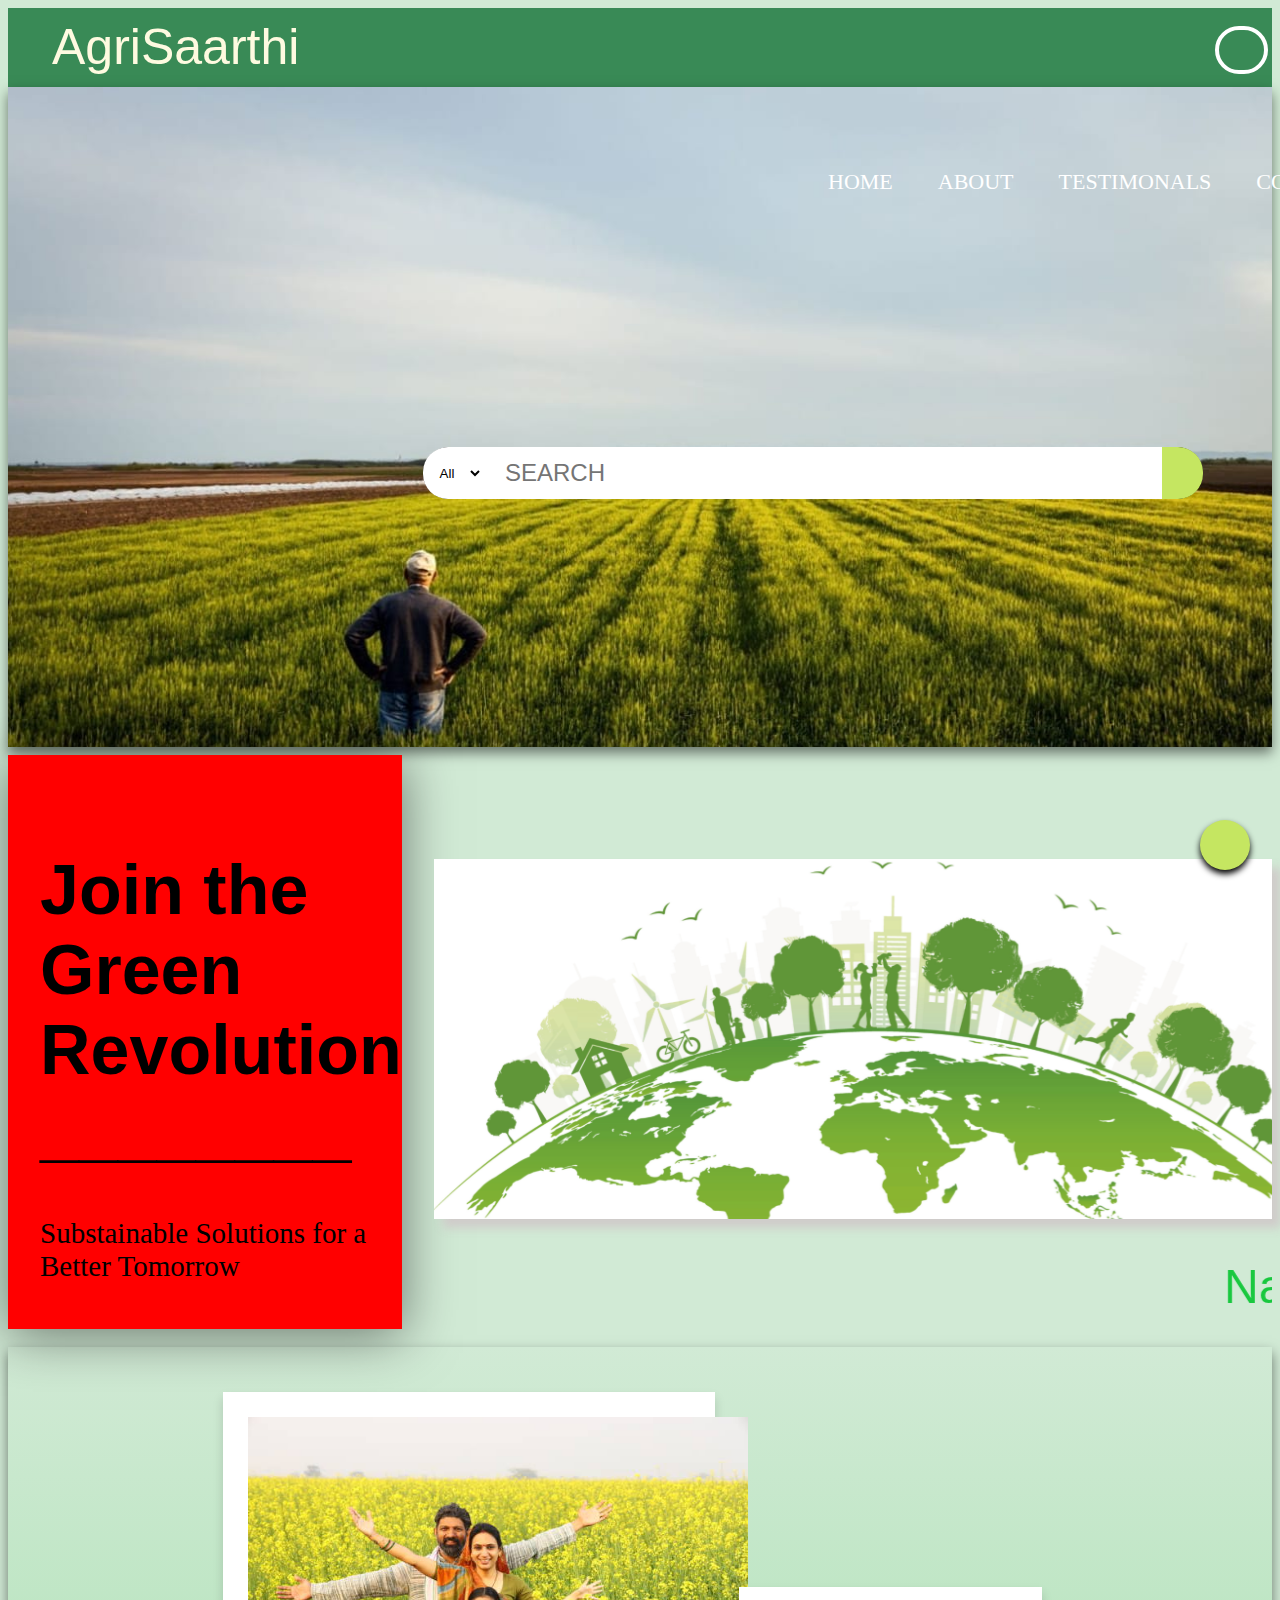
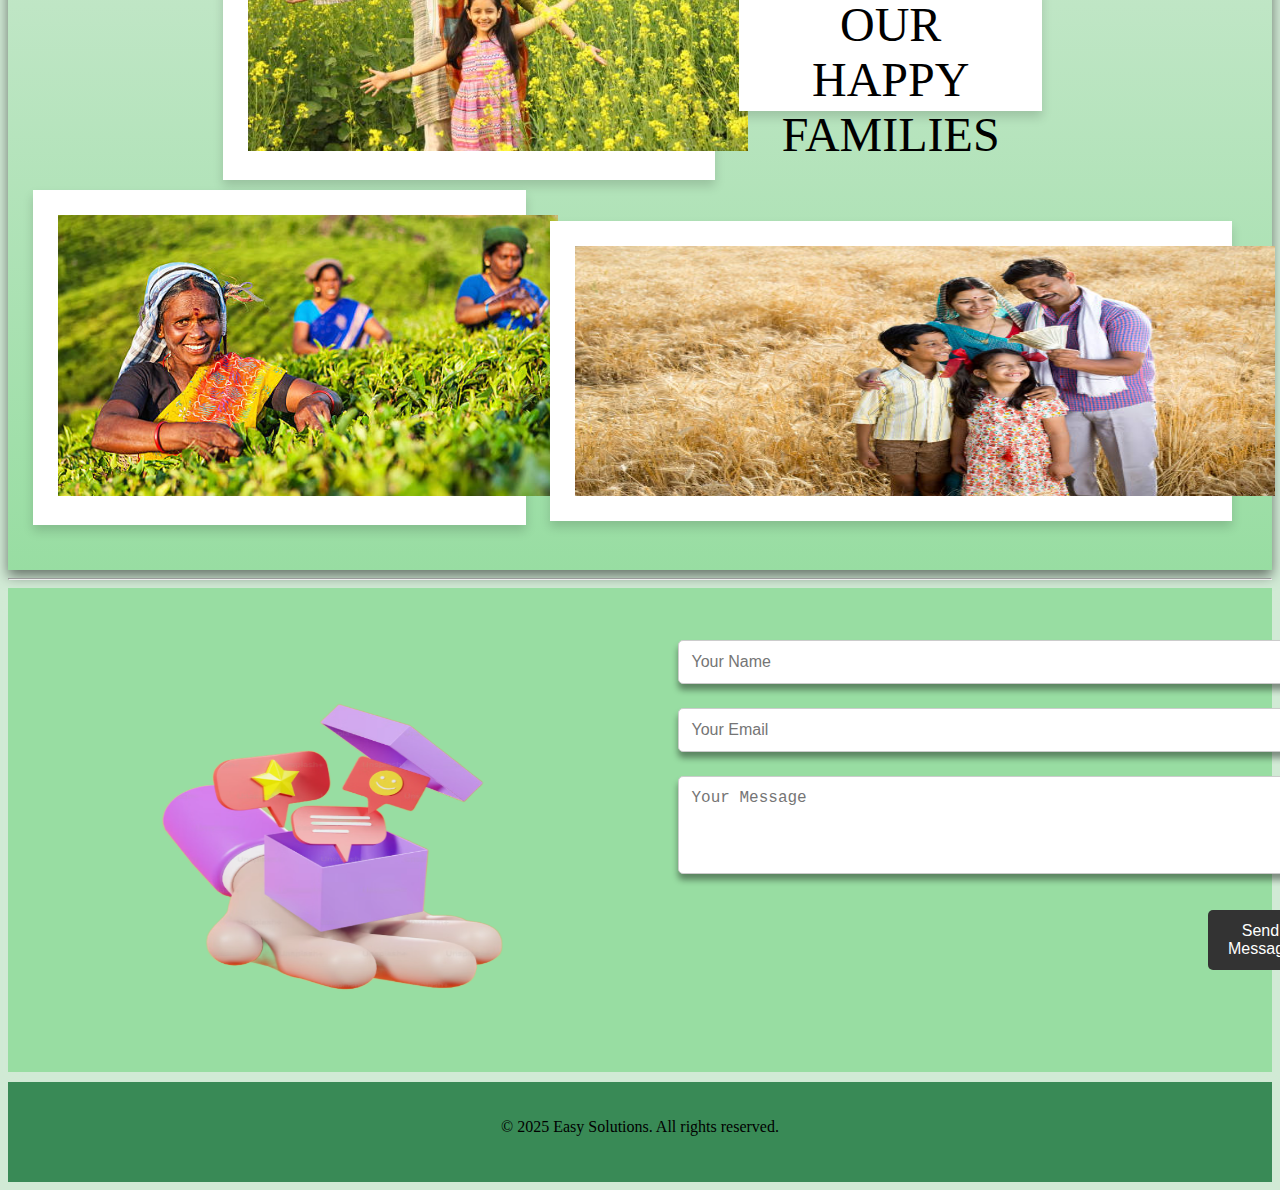
<file: main_page/index.html>
<!DOCTYPE html>
<html lang="en">
<head>
    <meta charset="UTF-8">
    <meta name="viewport" content="width=<i class="fa fa-mobile" aria-hidden="true"></i>
    <title>Agrisaarthi</title>

    <meta name="project" content="Substainability based">
   
    <link rel="stylesheet" href="https://cdnjs.cloudflare.com/ajax/libs/font-awesome/6.7.1/css/all.min.css" integrity="sha512-5Hs3dF2AEPkpNAR7UiOHba+lRSJNeM2ECkwxUIxC1Q/FLycGTbNapWXB4tP889k5T5Ju8fs4b1P5z/iB4nMfSQ==" crossorigin="anonymous" referrerpolicy="no-referrer" />

    <link rel="stylesheet" href="styles.css">

    <!-- <script src="script.js"></script> -->

</head>
<body>
    <header> 

        <div class="menu_bar"> <div class="logo"> AgriSaarthi</div>
       
            
            
      <div class="account">
 <div class="icon"> <div class="account_icon"><a href="profile/account.html"> <i class="fa-solid fa-user user"></i>  </div>  </a>
 <!-- <div class="acc_msg"> <strong> Acccount </strong></div> -->
</div>
      </div>     
        </div>
       
   </header> 
    
    
    
    <!-- hero_section -->
     <div class="hero_sec">
                   <!-- agri_image -->
                   
                    

<!-- hero message -->
    <div class="hero-options"> 
       

     <!-- menu_bar_options  -->
    
              <div class="opt1 opt">  <a onclick="scrollToSection('home_options')"> HOME </a>   
        <!-- LOGIC APPLID USING JS for home -->
<script>
    function scrollToSection(id) {
        const account= document.getElementById(id);
        if (account) {
            account.scrollIntoView({ behavior: 'smooth' });
        }
    }
</script>
<!-- home option is completed -->
                           <div class="opt2 opt">  <a href="about/about.html"> ABOUT </a>  </div>
                                    <!-- <div class="opt3 opt">   <a href="services/services.html">  SERVICES </a>   </div>        -->
                            <div class="opt4 opt" id="home_options">  <a onclick="scrollToSection('services_column')">TESTIMONALS</a>  </div>
                           
<!-- LOGIC APPLID USING JS for testimonals-->
<script>
    function scrollToSection(id) {
        const services = document.getElementById(id);
        if (services) {
            services.scrollIntoView({ behavior: 'smooth' });
        }
    }
</script>      <!--testimonals option is completed -->
                        <div class="opt5 opt">  <a href="contact/contact.html">  CONTACT </a>  </div>  
                        
                        
     <!-- THEME CHANGEr--> 
         <div class="opt6 opt">        
                  <main>  
                      <button id="theme-toggle"> <i class="fa-solid fa-moon"></i>
                        </button>
                   </main>  
            </div></div>

            <div class="hero-message" >  
                <!-- search bar -->
                <select class="search-select"> 
                    <option> All</option>   
                      <option> All categories</option>   <option>  skills</option> <option>  Devices</option> 
                        <option> category</option> 
                           
                         </select>

                <input placeholder="&nbsp;&nbsp; SEARCH" class="search-input"> 
                <div class="search-icon">
                <i class="fa-solid fa-magnifying-glass"></i>
                
                       </div> 
                       
                                </div>
         
        
       
            </div>

       
         <!-- SCRIPT SECTION -->

<script>
    const themeToggle = document.getElementById('theme-toggle');

    // Check for saved theme in localStorage
    const savedTheme = localStorage.getItem('theme');
    if (savedTheme) {
        document.body.setAttribute('data-theme', savedTheme);
    }

    themeToggle.addEventListener('click', () => {
        const currentTheme = document.body.getAttribute('data-theme');
        const newTheme = currentTheme === 'dark' ? 'light' : 'dark';
        document.body.setAttribute('data-theme', newTheme);

        // Save theme to localStorage
        localStorage.setItem('theme', newTheme);
    });
</script>

</div></div>


<div class="sec_3">
    
    <div class="box1"> 
       <h1> Join the <br> Green <br> Revolution  ________    </h1>  <label for="msg" id="msg"> Substainable Solutions for a Better Tomorrow  </label></p> </div>
       <div class="box2"> 
      
   <!-- earth image -->

        <div class="box2_msg">  
            <marquee> Navigate Substainability with precision &nbsp; &nbsp; &nbsp; &nbsp;
                Track Your Impact, Sustainably  &nbsp; &nbsp; &nbsp; &nbsp;Navigate Substainability with precision &nbsp; &nbsp; &nbsp; &nbsp;
      </marquee> 
               </div>
         </div>
         
        </div>
    </div> 
   
</div>    

<!-- 
<div class="sec_4">
<div class="info"> -->
    <section class="services" id="services_column">
        <div class="container">
           
            <div class="service-item1">
  <img src="images/info.png">
            </div>
            <div class="service-item2">
                OUR HAPPY FAMILIES
                        </div>
           
           

       <div class="service-item1">
                <img src="images/info2.png">
        </div>
        

        <div class="service-item3">
            <img src="images/info3.png">
    </div>
    

        </div>
    </section>


<!-- <div class="test"> <h2>Testimonals<h2>
    <div class="test"> -->
        <!-- <button id="ai"> <a href="https://1501-134-185-82-107.ngrok-free.app/?">FarmX</a></i>
    </button>  -->
<!-- </div> -->

</div>

</body>
<!-- last_section -->
<hr>
<section class="contact">
    <div class="container">
       <img src="images/image.png" height="400px", width="600px"></div>

       <div class="suggestion_send">
        <form action="#">
            <input type="text" placeholder="Your Name" required>
            <input type="email" placeholder="Your Email" required>
            <textarea placeholder="Your Message" rows="4" required></textarea>
            <button type="submit">Send Message</button>
        </form>
    </div>
</section>


<!-- AI chat support -->

 <!-- Chat Button -->
 <button class="ai-support-button" onclick="toggleChat()"><a href="https://1501-134-185-82-107.ngrok-free.app/?"> <i class="fa-regular fa-comment-dots"></i></button></a>
 <div class="chat-box" id="chatBox">
     <div class="chat-header">AI Support</div>
 </div>

<!-- Chat Window -->
<div class="chat-box" id="chatBox">
    <div class="chat-header">
     Chat Support
        <span class="close-btn" onclick="toggleChat()">×</span>
    </div>
    <div class="chat-body">
        <p>Welcome! How can we help you?</p>
        <input type="text" placeholder="Type a message..." class="chat-input">
    </div>
</div>

<!-- footer -->

<footer>
    <p>&copy; 2025 Easy Solutions. All rights reserved.</p>
</footer>

    
</body>
</html>
</file>
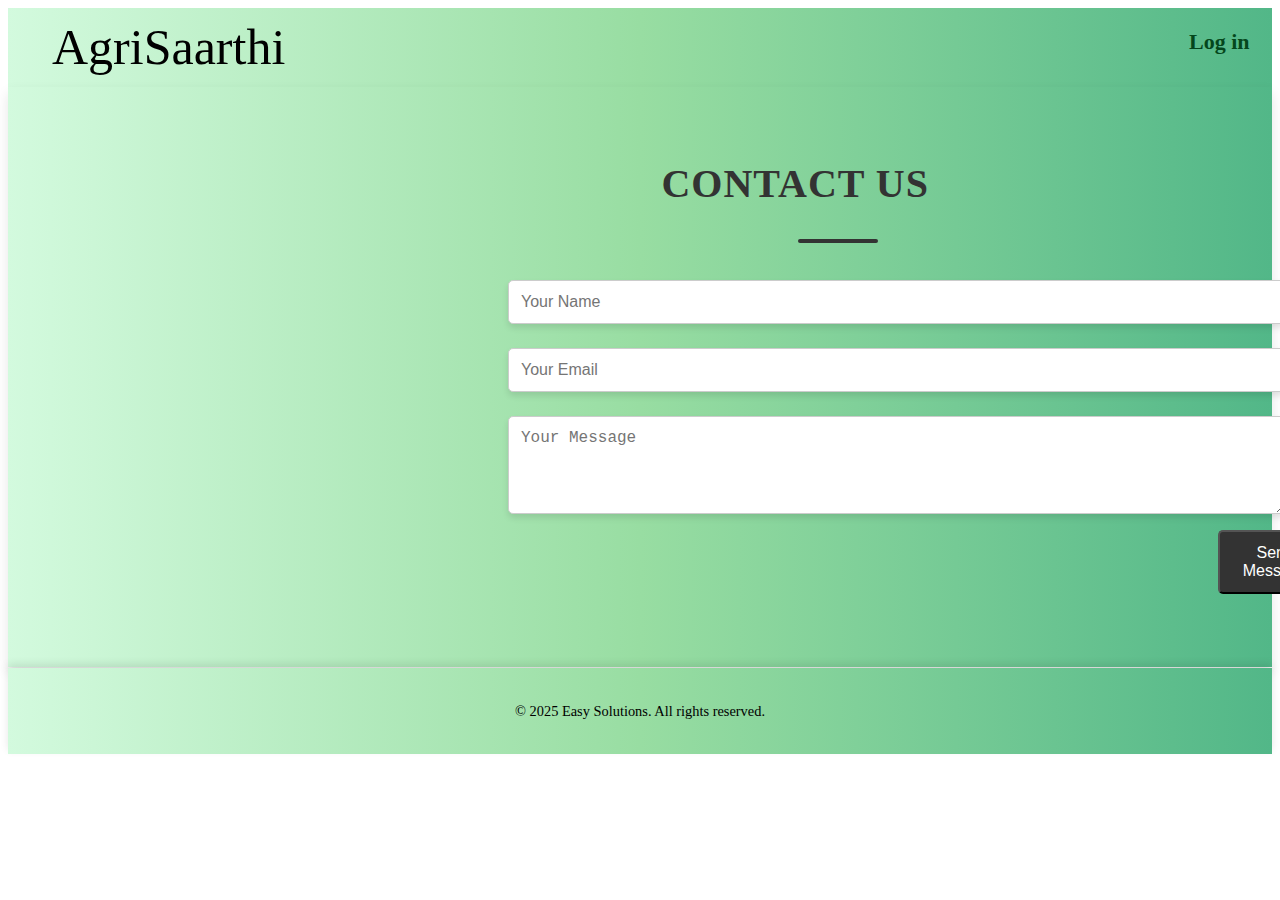
<file: contact/contact.html>
<!DOCTYPE html>
<html lang="en">
<head>
    <meta charset="UTF-8">
    <meta name="viewport" content="width=device-width, initial-scale=1.0">
    <title>Agrisaarthi</title>

    <meta name="project" content="Substainability based">
   
    <link rel="stylesheet" href="https://cdnjs.cloudflare.com/ajax/libs/font-awesome/6.7.1/css/all.min.css" integrity="sha512-5Hs3dF2AEPkpNAR7UiOHba+lRSJNeM2ECkwxUIxC1Q/FLycGTbNapWXB4tP889k5T5Ju8fs4b1P5z/iB4nMfSQ==" crossorigin="anonymous" referrerpolicy="no-referrer" />

    <link rel="stylesheet" href="contact.css">

    <!-- <script src="script.js"></script> -->

</head>
<body>
    <header> 

        <div class="menu_bar"> <div class="logo"> AgriSaarthi</div>
  
              <div class="account">
  <a href="profile/account.html"> <strong>Log in</strong> </a>  
 <!-- <div class="acc_msg"> <strong> Acccount </strong></div> -->
</div>
    </div>    </div>




    <section class="contact">
        <div class="container details">
            <h2>Contact Us</h2>
            <form action="#">
                <input type="text" placeholder="Your Name" required>
                <input type="email" placeholder="Your Email" required>
                <textarea placeholder="Your Message" rows="4" required></textarea>
                <button type="submit">Send Message</button>
            </form>
        </div>
    </section>

    <footer>
        <p>&copy; 2025 Easy Solutions. All rights reserved.</p>
    </footer>

       
   </header>
</file>
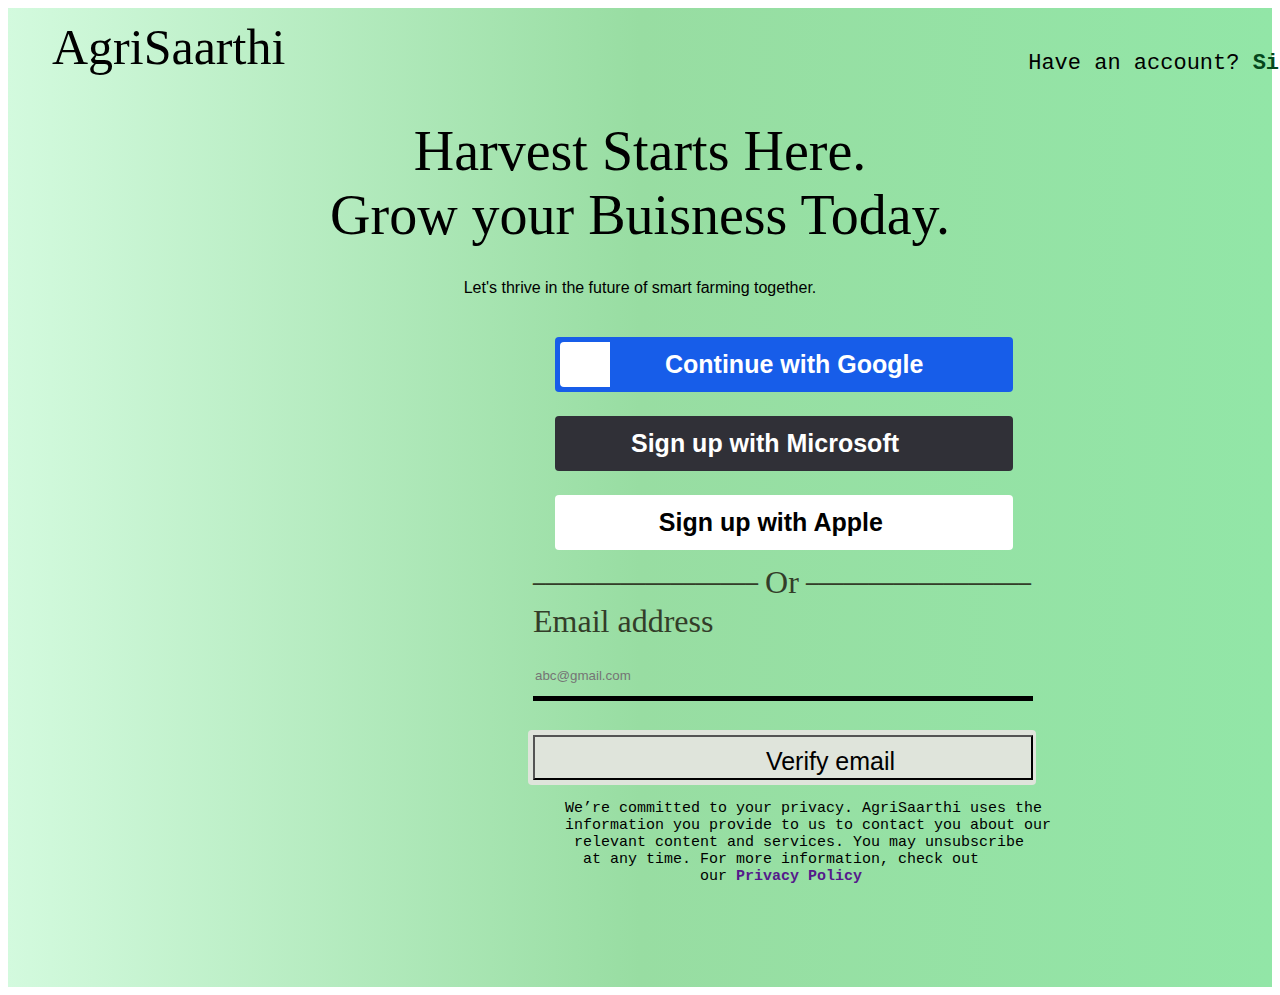
<file: profile/account.html>
<!DOCTYPE html>
<html lang="en">
<head>
    <meta charset="UTF-8">
    <meta name="viewport" content="width=device-width, initial-scale=1.0">
    <title>Agrisaarthi</title>

    <meta name="project" content="Substainability based">
   
    <link rel="stylesheet" href="https://cdnjs.cloudflare.com/ajax/libs/font-awesome/6.7.1/css/all.min.css" integrity="sha512-5Hs3dF2AEPkpNAR7UiOHba+lRSJNeM2ECkwxUIxC1Q/FLycGTbNapWXB4tP889k5T5Ju8fs4b1P5z/iB4nMfSQ==" crossorigin="anonymous" referrerpolicy="no-referrer" />

    <link rel="stylesheet" href="acc_styles.css">

    <!-- <script src="script.js"></script> -->

</head>
<body>
    <header> 

        <div class="menu_bar"> <div class="logo"> AgriSaarthi</div>
      <div class="account">
  <pre> Have an account?<a href=""> <strong>Sign in</strong> </a>  </pre>
 <!-- <div class="acc_msg"> <strong> Acccount </strong></div> -->
</div>
      </div>     
        </div>
       
   </header> 
   
   <div class="main_sec">

  

        <div class="heading">
                     Harvest Starts Here. <br> Grow your Buisness Today. </div>   <!-- heading div closed -->

    <div class="statement"> 
        Let's thrive in the future of smart farming together. 
     </div>     <!-- satement div closed -->

     <!-- sign up section -->
      <!-- by google -->
     <div class="sec1"> 
        <div class="outer_box">       
              <div class="box"> <i class="fa-brands fa-google icon1"></i>
         </div> 
     </div> <!-- icon div closed -->
        <div class="line"><strong> Continue with Google </strong> </div>  
        <!-- line div closed -->
        </div>
    

   

   <!-- by microsoft -->
   <div class="sec2"> 
          
          <div class="icon"><i class="fa-brands fa-microsoft icon2"></i>
    
 </div> <!-- icon div closed -->
    <div class="line2"><strong> Sign up with Microsoft </strong> </div>  
    <!-- line div closed -->
    </div>
 



<!-- by apple -->

<div class="sec3"> 
          
    <div class="icon3"><i class="fa-brands fa-apple"></i>

</div> <!-- icon div closed -->
<div class="line3"><strong> &nbsp; &nbsp; Sign up with Apple  </strong> </div>  
<!-- line div closed -->
</div>


<!-- sec3 completed -->

<!-- .or part -->

<div class="choice">
   <strong> __________________ </strong>
    <div class="or"> Or</div>
<strong> __________________</strong>

</div>

<div class="mail"> 
          Email address 
   </div>
   <div class="mail_address">
    
    <input placeholder="abc@gmail.com" class="input_mail">

   </div>

   <!-- mail input is done -->
<!-- verifying mail -->

<div class="verify"> 
          
   
<button><div class="line4"> <i class="fa-solid fa-envelope-circle-check"></i> Verify email   </div>  </button>
<!-- line div closed -->
</div>
<!-- email section completed -->

<div class="policy">
    <pre>
We’re committed to your privacy. AgriSaarthi uses the
information you provide to us to contact you about our 
 relevant content and services. You may unsubscribe
  at any time. For more information, check out
               our <a href=""><strong>Privacy Policy<i class="fa-solid fa-square-arrow-up-right"></i></strong></a> 

</div>
    
    



</div>

   </body>
   </html>
</file>
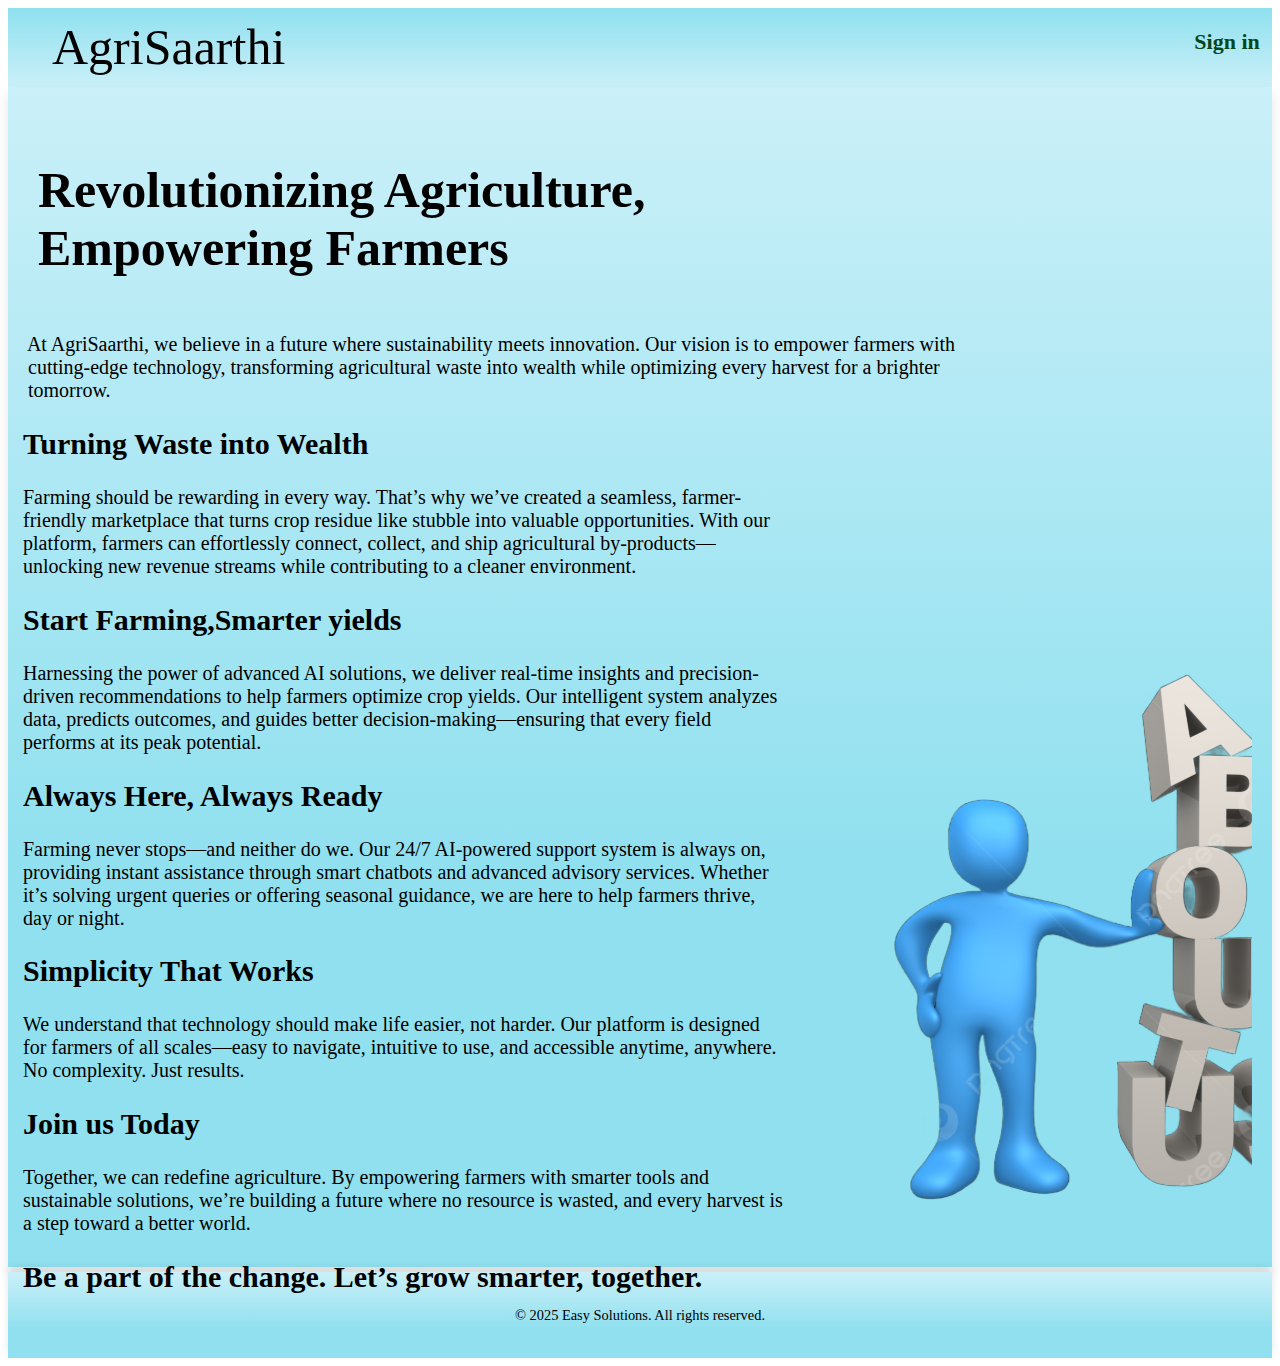
<file: main_page/about/about.html>
<!DOCTYPE html>
<html lang="en">
<head>
    <meta charset="UTF-8">
    <meta name="viewport" content="width=device-width, initial-scale=1.0">
    <title>Agrisaarthi</title>

    <meta name="project" content="Substainability based">
   
    <link rel="stylesheet" href="https://cdnjs.cloudflare.com/ajax/libs/font-awesome/6.7.1/css/all.min.css" integrity="sha512-5Hs3dF2AEPkpNAR7UiOHba+lRSJNeM2ECkwxUIxC1Q/FLycGTbNapWXB4tP889k5T5Ju8fs4b1P5z/iB4nMfSQ==" crossorigin="anonymous" referrerpolicy="no-referrer" />

    <link rel="stylesheet" href="about.css">

    <!-- <script src="script.js"></script> -->

</head>
<body>
    <header> 

        <div class="menu_bar"> <div class="logo"> AgriSaarthi</div>
  
              <div class="account">
  <a href="account.html"> <strong> Sign in &nbsp;</strong> </a>  
  
 
</div>
    </div>    </div>

</header>
<!-- <section class="statement">
    
</section> -->
<div class="sec_2"> <h1> 
Revolutionizing Agriculture, <br>
 Empowering Farmers  </h1>
  

   <br>
  &nbsp;  &nbsp; At AgriSaarthi, we believe in a future where sustainability meets innovation. Our vision is to empower farmers with <br>
  &nbsp; &nbsp;  cutting-edge technology, transforming agricultural waste into wealth while optimizing every harvest for a brighter  <br>
  &nbsp; &nbsp;  tomorrow.


    <div class="sec_3">

      
   

<!-- written about us -->
 <div class="about">
   
    <h2>Turning Waste into Wealth</h2>
    Farming should be rewarding in every way. That’s why we’ve created a seamless, farmer-friendly marketplace that turns crop residue like stubble into valuable opportunities. With our platform, farmers can effortlessly connect, collect, and ship agricultural by-products—unlocking new revenue streams while contributing to a cleaner environment.
    <h2> Start Farming,Smarter yields</h2>
    Harnessing the power of advanced AI solutions, we deliver real-time insights and precision-driven recommendations to help farmers optimize crop yields. Our intelligent system analyzes data, predicts outcomes, and guides better decision-making—ensuring that every field performs at its peak potential.
    <h2> Always Here, Always Ready</h2>
    Farming never stops—and neither do we. Our 24/7 AI-powered support system is always on, providing instant assistance through smart chatbots and advanced advisory services. Whether it’s solving urgent queries or offering seasonal guidance, we are here to help farmers thrive, day or night.
    <h2>Simplicity That Works</h2>
    We understand that technology should make life easier, not harder. Our platform is designed for farmers of all scales—easy to navigate, intuitive to use, and accessible anytime, anywhere. No complexity. Just results.
    <h2> Join us Today</h2>
    Together, we can redefine agriculture. By empowering farmers with smarter tools and sustainable solutions, we’re building a future where no resource is wasted, and every harvest is a step toward a better world.
    <h2> Be a part of the change. Let’s grow smarter, together.</h2> </div>

     <div class="img_box"> <img href="about.png"> </div>

</div>
</div>
</div>


    <footer>
        <p> &copy; 2025 Easy Solutions. All rights reserved.</p>
    </footer>
</file>
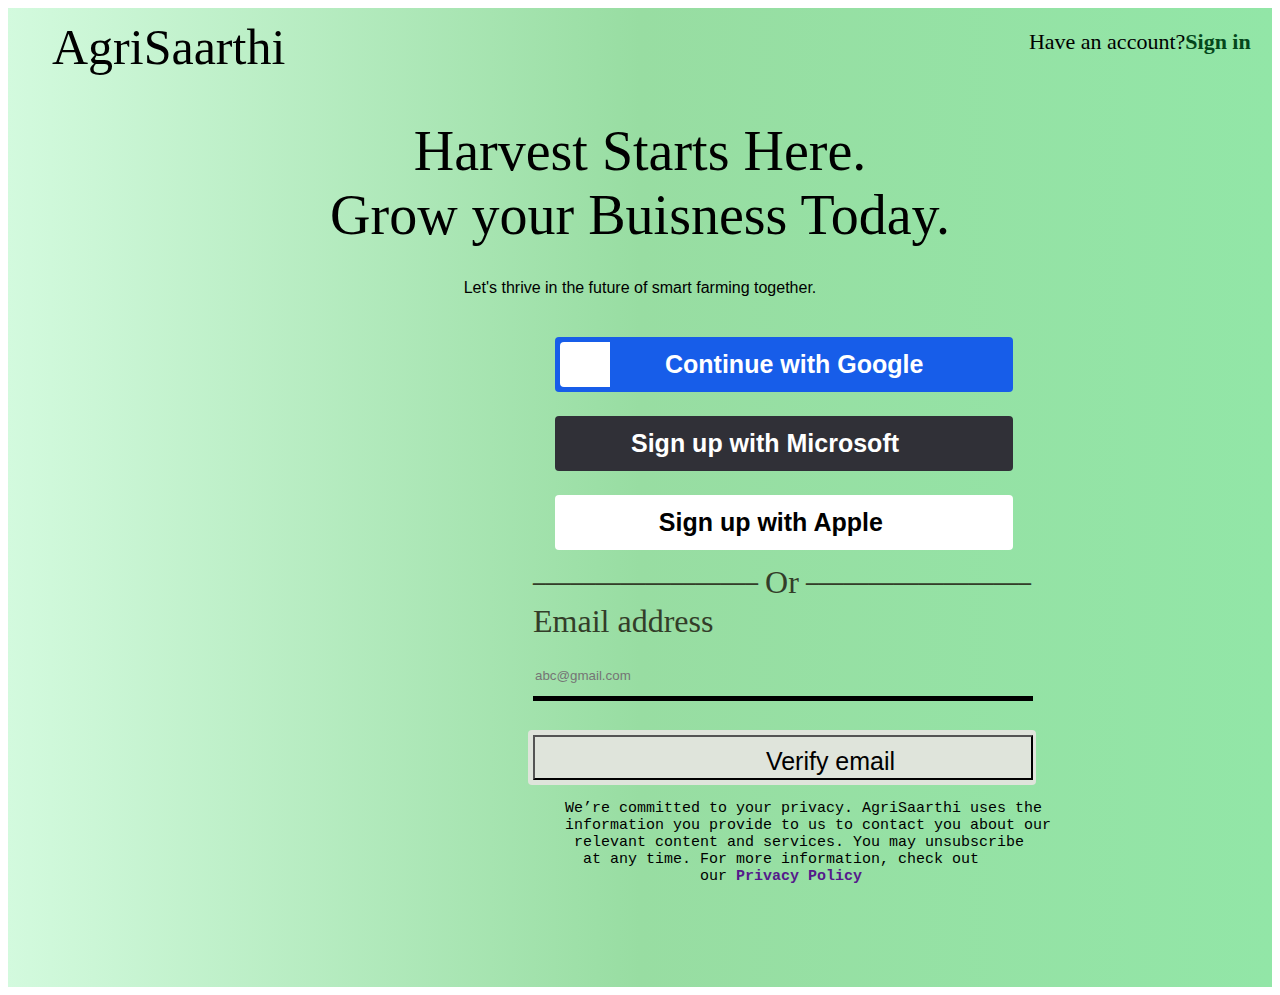
<file: main_page/about/account.html>
<!DOCTYPE html>
<html lang="en">
<head>
    <meta charset="UTF-8">
    <meta name="viewport" content="width=device-width, initial-scale=1.0">
    <title>Agrisaarthi</title>

    <meta name="project" content="Substainability based">
   
    <link rel="stylesheet" href="https://cdnjs.cloudflare.com/ajax/libs/font-awesome/6.7.1/css/all.min.css" integrity="sha512-5Hs3dF2AEPkpNAR7UiOHba+lRSJNeM2ECkwxUIxC1Q/FLycGTbNapWXB4tP889k5T5Ju8fs4b1P5z/iB4nMfSQ==" crossorigin="anonymous" referrerpolicy="no-referrer" />

    <link rel="stylesheet" href="acc_styles.css">

    <!-- <script src="script.js"></script> -->

</head>
<body>
    <header> 

        <div class="menu_bar"> <div class="logo"> AgriSaarthi</div>
      <div class="account">
  Have an account? <a href="signin.html"><strong>Sign in</strong> </a>
 <!-- <div class="acc_msg"> <strong> Acccount </strong></div> -->
</div>
      </div>     
        </div>
       
   </header> 
   
   <div class="main_sec">

  

        <div class="heading">
                     Harvest Starts Here. <br> Grow your Buisness Today. </div>   <!-- heading div closed -->

    <div class="statement"> 
        Let's thrive in the future of smart farming together. 
     </div>     <!-- satement div closed -->

     <!-- sign up section -->
      <!-- by google -->
     <div class="sec1"> 
        <div class="outer_box">       
              <div class="box"> <i class="fa-brands fa-google icon1"></i>
         </div> 
     </div> <!-- icon div closed -->
        <div class="line"><strong> Continue with Google </strong> </div>  
        <!-- line div closed -->
        </div>
    

   

   <!-- by microsoft -->
   <div class="sec2"> 
          
          <div class="icon"><i class="fa-brands fa-microsoft icon2"></i>
    
 </div> <!-- icon div closed -->
    <div class="line2"><strong> Sign up with Microsoft </strong> </div>  
    <!-- line div closed -->
    </div>
 



<!-- by apple -->

<div class="sec3"> 
          
    <div class="icon3"><i class="fa-brands fa-apple"></i>

</div> <!-- icon div closed -->
<div class="line3"><strong> &nbsp; &nbsp; Sign up with Apple  </strong> </div>  
<!-- line div closed -->
</div>


<!-- sec3 completed -->

<!-- .or part -->

<div class="choice">
   <strong> __________________ </strong>
    <div class="or"> Or</div>
<strong> __________________</strong>

</div>

<div class="mail"> 
          Email address 
   </div>
   <div class="mail_address">
    
    <input placeholder="abc@gmail.com" class="input_mail">

   </div>

   <!-- mail input is done -->
<!-- verifying mail -->

<div class="verify"> 
          
   
<button><div class="line4"> <i class="fa-solid fa-envelope-circle-check"></i> Verify email   </div>  </button>
<!-- line div closed -->
</div>
<!-- email section completed -->

<div class="policy">
    <pre>
We’re committed to your privacy. AgriSaarthi uses the
information you provide to us to contact you about our 
 relevant content and services. You may unsubscribe
  at any time. For more information, check out
               our <a href=""><strong>Privacy Policy<i class="fa-solid fa-square-arrow-up-right"></i></strong></a> 

</div>
    
    



</div>

   </body>
   </html>
</file>
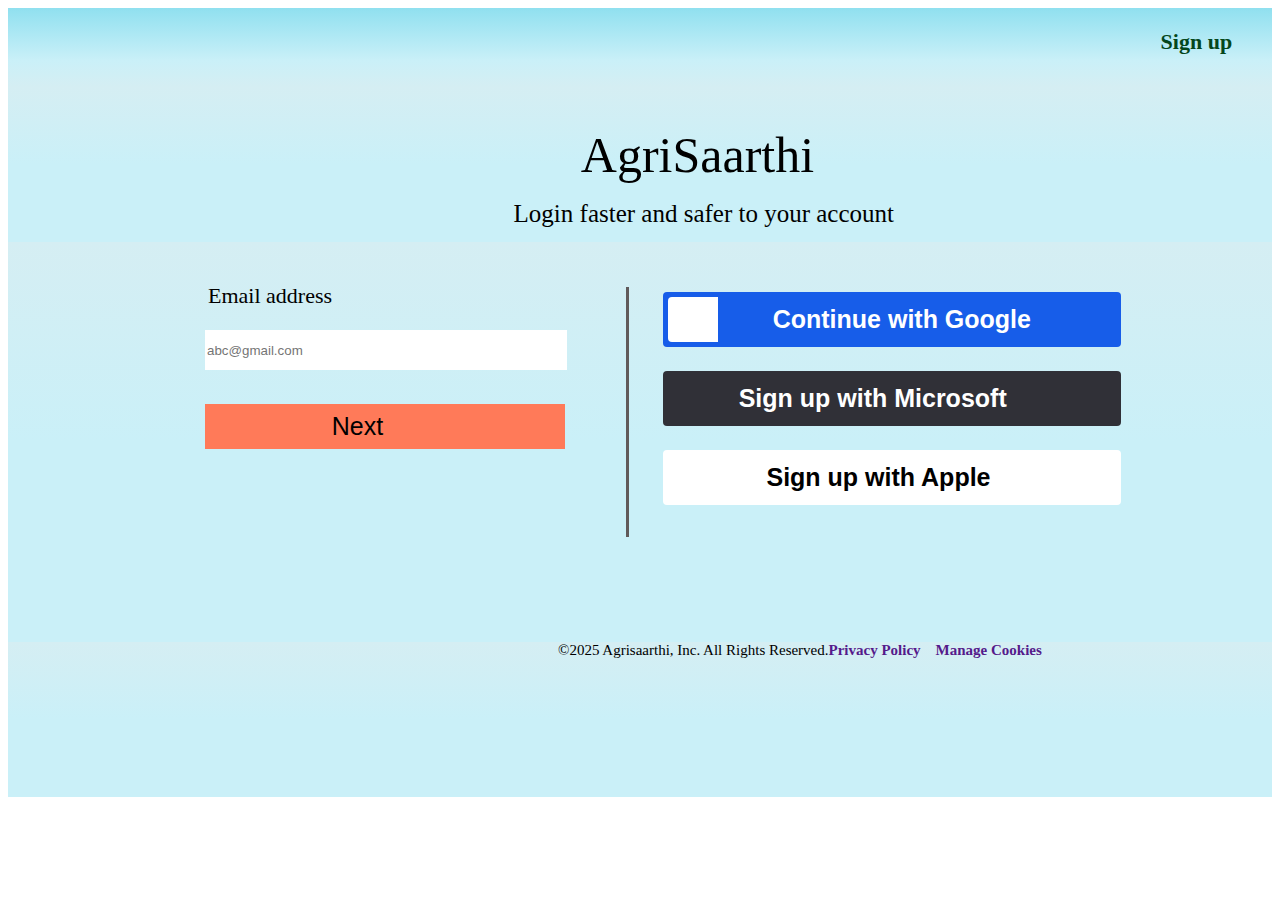
<file: main_page/about/signin.html>
<!DOCTYPE html>
<html lang="en">
<head>
    <meta charset="UTF-8">
    <meta name="viewport" content="width=device-width, initial-scale=1.0">
    <title>Agrisaarthi</title>

    <meta name="project" content="Substainability based">
   
    <link rel="stylesheet" href="https://cdnjs.cloudflare.com/ajax/libs/font-awesome/6.7.1/css/all.min.css" integrity="sha512-5Hs3dF2AEPkpNAR7UiOHba+lRSJNeM2ECkwxUIxC1Q/FLycGTbNapWXB4tP889k5T5Ju8fs4b1P5z/iB4nMfSQ==" crossorigin="anonymous" referrerpolicy="no-referrer" />

    <link rel="stylesheet" href="signin.css">

    <!-- <script src="script.js"></script> -->

</head>
<body>
    <header> 

        <div class="menu_bar"> 
  
              <div class="account">
  <a href="account.html"> <strong> Sign up &nbsp;</strong> </a>  
 
 <!-- <div class="acc_msg"> <strong> Acccount </strong></div> -->
</div>
    </div>    </div>


</header>
<!-- main section starts here -->

<div class="hero_sec1">
    <!-- <img src="images/hero_img.png" alt=""> -->


<div class="logo"> <br> AgriSaarthi</div>
<div class="intro_box">
    Login faster and safer to your account
</div>
</div>

<div class="hero_sec2">

    <div class="box1">
        <div class="line1">
           Email address
        </div>   <!-- line1 completed -->
        <div class="mail_address">
    
            <input placeholder="abc@gmail.com" class="input_mail">
        
           </div>
        
           <!-- mail input is done -->
        <!-- verifying mail -->
        
        <div class="verify"> 
 <button input="submit"> Next</button>
    </div> </div>
    <!-- box1 completed -->
<div class="partition">

</div>
<!-- partition completed -->

<!-- box3 (at right side) started-->
       
<div class="box2">
    <div class="box2_sec1"> 
        <div class="outer_box">       
              <div class="google_box"> <i class="fa-brands fa-google icon1"></i>
         </div> 
     </div> <!-- icon div closed -->
        <div class="line"><strong> Continue with Google </strong> </div>  
        <!-- line div closed -->
        </div>
    

   

   <!-- by microsoft -->
   <div class="sec2"> 
          
          <div class="icon"><i class="fa-brands fa-microsoft icon2"></i>
    
 </div> <!-- icon div closed -->
    <div class="line2"><strong> Sign up with Microsoft </strong> </div>  
    <!-- line div closed -->
    </div>
 



<!-- by apple -->

<div class="sec3"> 
          
    <div class="icon3"><i class="fa-brands fa-apple"></i>

</div> <!-- icon div closed -->
<div class="line3"><strong> &nbsp; &nbsp; Sign up with Apple  </strong> </div>  
<!-- line div closed -->
</div>

  </div>
</div>


<!-- login secton completed -->

<div class="hero_sec1">
    <!-- <img src="images/hero_img.png" alt=""> -->


<div class="intro_box2">
    <div class=" policy">
        ©2025 Agrisaarthi, Inc. All Rights Reserved.<a href=""><strong>Privacy Policy<i class="fa-solid fa-square-arrow-up-right"></i>
        </strong></a> 
        <a href=""><strong>  &nbsp;&nbsp; Manage Cookies</strong></a> 
    </div> 
</div>
</div>



</body>
</html>
</file>
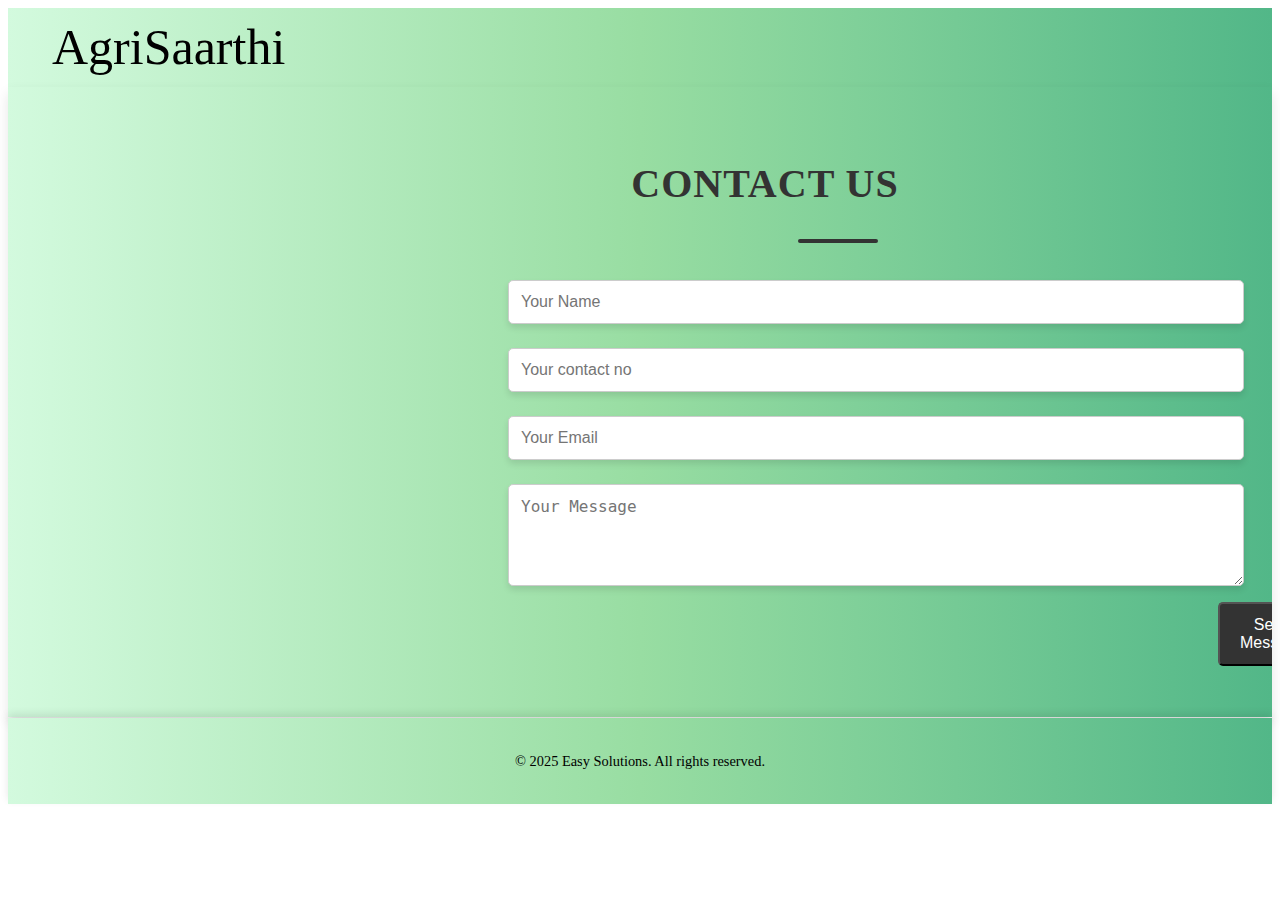
<file: main_page/contact/contact.html>
<!DOCTYPE html>
<html lang="en">
<head>
    <meta charset="UTF-8">
    <meta name="viewport" content="width=device-width, initial-scale=1.0">
    <title>Agrisaarthi</title>

    <meta name="project" content="Substainability based">
   
    <link rel="stylesheet" href="https://cdnjs.cloudflare.com/ajax/libs/font-awesome/6.7.1/css/all.min.css" integrity="sha512-5Hs3dF2AEPkpNAR7UiOHba+lRSJNeM2ECkwxUIxC1Q/FLycGTbNapWXB4tP889k5T5Ju8fs4b1P5z/iB4nMfSQ==" crossorigin="anonymous" referrerpolicy="no-referrer" />

    <link rel="stylesheet" href="contact.css">

    <!-- <script src="script.js"></script> -->

</head>
<body>
    <header> 

        <div class="menu_bar"> <div class="logo"> AgriSaarthi</div>
  
             </div>




    <section class="contact">
    
        <div class="container details">
            <h2>Contact Us</h2>
            <form action="#">
                <input type="text" placeholder="Your Name" required>
                <input type="tel" placeholder="Your contact no"  pattern="[0-9]{10}" required>
                <input type="email" placeholder="Your Email" required>
                <textarea placeholder="Your Message" rows="4" required></textarea>
                <button type="submit">Send Message</button>
            </form>
        </div>
    </section>

    <footer>
        <p>&copy; 2025 Easy Solutions. All rights reserved.</p>
    </footer>

       
   </header>
</file>
<file: main_page/styles.css>
.title {
    font-family: goudy stout;
 }
.header {
    height: 79.2px;
    display: flex;
   

}

.menu_bar {
    height: 79.2px;
    /* background-color: #0c682c; */
     background-color: #398a56;
    /* background-color: #2a8f43; */
    color: white;
    display: flex;
}
.logo {
    background-color:transparent;
    color: #fefae0;
    font-size: 50px;
    font-family: Arial, Helvetica, sans-serif;
    display: flex;
    align-items: center;
    padding: 4px;
    height: 70px;
    width: 305px;
    margin-left: 40px;
    margin-top: 0.2px;
    margin-bottom: 0.2px;
   
}


.account {
    margin-left: 70%;
    margin-top: 6px;
    text-align: center;
    background-color: transparent;
    display: flex;
    width: 100px;
    height: 65px;
    padding: 2px;

}
/* account icon's circle */
.account_icon {

    border: 4px solid white;
    height: 40px;
    width: 45px;

    border-top-right-radius: 27px;
    border-bottom-right-radius: 27px;
    border-top-left-radius: 27px;
    border-bottom-left-radius: 27px;

    margin-left: 25px;
    margin-top: 10px;
    

}


/* user icon used */

.user {
    font-size: 32px;
    align-items: center;
    margin-top: 8px;
    color: white;
}



/* .fa-solid fa-user {
    size: 50px;
} */

/* .acc_msg {
     font-size: 16px;
     margin-left: 5px;
     color: white;
} */





/* HERO SECTION */

.hero_sec {
   /* background-image: linear-gradient(to bottom, #25a244, #d8d85e, #92e6a7 ); */
   background-image:url("images/hero_img.jpg"); 
   height: 660px;
   background-size: cover;
   display: flex;
   background-color: transparent;
   box-shadow: 0 6px 12px rgba(0, 0, 0, 0.5);
   
    
}

.hero-options {
    color: transparent;
    background-color: transparent;
       
        margin-bottom: 155px;
        margin-left: 300px;
        margin-right: 940px;
       margin-top: 5rem;
        /* padding-top: 10px; */
        padding-left: 45px;
        padding-right: 45px;
        text-align: left;
        font-size: 40px;
       
}

.opt  {
    background-color: transparent;
    color: white;
    font-size: 22px;
    font-family:  'Times New Roman';
    display: flex;
    justify-content: space-evenly;
}

.opt a {
    color: white;
    text-decoration: none;
}

.opt1 {
    margin-left: 475px;
    align-items: center;
    background-color: none;
   
}
.opt2 {
    margin-left:45px;
    align-items: center;
    
}
.opt3 {
    margin-left: 45px;
    align-items: center;
    background-color: none;
}
.opt4 {
    margin-left: 45px;
    align-items: center;
    background-color: none;
}
.opt5 {
    margin-left: 45px;
    align-items: center;
    background-color: none;
}

.opt6 {
    margin-left: 45px;
    align-items: center;
    background-color: none;
    
}

.opt a:hover {
    color: black;
}

#theme-toggle {
    background-color: none;
    color: #f0f0f0;
    size: 250px;
}

.opt:hover {
text-decoration: none;
}

/* THEME SECTION */

/* Default light theme */


:root {
    --primary-bg-color: #ffffff;
    --primary-text-color: #000000;
    --secondary-bg-color: #f0f0f0;
    --button-color: #008CBA;
}

/* Dark theme */
[data-theme="dark"] {
    --primary-bg-color: #121212;
    --primary-text-color: #ffffff;
    --secondary-bg-color: #333333;
    --button-color: #ff6347;
}

/* Apply theme colors to the website */
body {
    
    background-image: linear-gradient(to bottom, #d1ead5, #d1ead5);
}

header, footer {
    background-color: var(--secondary-bg-color);
}

button {
    background-color: var(--button-color);
    color: white;
    padding: 10px 20px;
    border: none;
    cursor: pointer;
}

button:hover {
    opacity: 0.8;
}


.hero-message {
    background-color:black;
    color: #0f1111;
    height: 52px;
    text-align: center;
    font-size: 14px;
    width: 780px; 
    margin-top: 250px;
    margin-left: 70px;
    display: flex;

    border-top-right-radius: 27px;
     border-bottom-right-radius: 27px;
     border-top-left-radius: 27px;
     border-bottom-left-radius: 27px;
    
}
.hero-message:hover {
    border: 2px solid #c5e661;
    
}

.search-select {
    background-color: white;
    width: 60px;
    text-align: center;   
    height: 52px;
    border: none;
   justify-content: space-evenly;
   border-top-left-radius: 25px;
   border-bottom-left-radius: 25px;
}
.search-input:hover {
    text-decoration: none;
}

.search-input {
    width: 750px;
    font-size: 1.5rem;
    border: none;
    align-items: center;
    height: 50px;
   

}
.search-icon {
 width: 45px;
 height: 52px;
display: flex;
justify-content: center;
align-items: center;
border: none;
font-size: 1.5rem;
background-color: #c5e661;
border-top-right-radius: 25px;
border-bottom-right-radius: 25px;
}


#msg {
    font-size: 29px;
    
}

.sec_3 {
    display: flex;
    height: 450px;
    margin-top: 0rem;
  
    
    }
    
    .box1 {
        width: 390px;
        height: 446px;
        background: red;
        animation: mymove 5s infinite;
        padding-left: 2rem;
        padding-top: 3rem;
      padding-bottom: 5rem;
      margin-top: 0.5rem;
   box-shadow: 0 6px 50px rgba(0, 0, 0, 0.5);

    
       
      }
      
      @keyframes mymove {
        from {background-color: #34a0a4;}
        to {background-color: #52b69a;}
       
      }
    
    .box1 h1 {
        font-size: 70px;
        font-family: 'Gill Sans', 'Gill Sans MT', Calibri, 'Trebuchet MS', sans-serif;
        animation-play-state: running;
    }
    
    .box2 {
    
    background-image: url("images/earth.png");
    background-image: cover;
    width: 990px;
    height: 360px;
    align-items: center;
    margin-top: 7rem;
    margin-left: 2rem;
    margin-bottom: 4rem;
    box-shadow: 9px 9px 9px rgba(207, 201, 201, 0.921);
    transition: background-color 0.3s ease, transform 0.3s ease;
    
    }
    
    
.box2 img {
    height: 95px;
    
    
}

    .box2_msg {
        margin-top: 400px;
       font-size: 3rem;
       font-family: 'Gill Sans', 'Gill Sans MT', Calibri, 'Trebuchet MS', sans-serif;
       /* background-color: #ddeaef; */
       color: #19c83f;
    }
    
    
    .sec_4 {
        height: 4rem;
        margin-top: 129px;
       
    }
/*     
    .info {
        background-image: url("info.jpg"); 
        background-image: cover;
        height: 400px;
        width: 650px;
    } */



    /* Services Section */

.services {
    margin-top: 150px;
    text-align: center;
    padding: 40px 0;
 
    /* border-radius: 10px; */
    box-shadow: 0 6px 12px rgba(0, 0, 0, 0.5);
   justify-content: left;
   background-image: linear-gradient(to bottom, #d1ead5, #98dda2);
}


.service-item1 {
    display: inline-block;
    width: 35%;
    margin: 5px;
    padding: 25px;
    background-color: white;
    box-shadow: 0 6px 10px rgba(0, 0, 0, 0.15);
    /* border-radius: 10px; */
    transition: transform 0.3s ease, box-shadow 0.3s ease;
    margin-left: 0px;
}

.service-item1 img {
    width: 500px;
}

.service-item3 img {
    width: 700px;
    height: 250px;
}
.service-item3 {
    display: inline-block;
    width: 50%;
    height: 250px;
    margin: 15px;
    padding: 25px;
    background-color: white;
    box-shadow: 0 6px 10px rgba(0, 0, 0, 0.15);
    /* border-radius: 10px; */
    transition: transform 0.3s ease, box-shadow 0.3s ease;
    margin-bottom: 0px;
}
.service-item2 {
    display: inline-block;
    width: 20%;
    height: 89px;
    margin: 15px;
    padding: 25px;
    padding-top: 10px;
    background-color: white;
    box-shadow: 0 6px 10px rgba(0, 0, 0, 0.15);
    /* border-radius: 10px; */
    transition: transform 0.3s ease, box-shadow 0.3s ease;
    color: black;
    font-size: 3rem;
    text-align: center;
    
}


.service-item:hover {
    transform: translateY(-5px);
    box-shadow: 0 8px 14px rgba(0, 0, 0, 0.25);
}

.service-item h3 {
    margin-top: 0;
    color: #333;
    font-size: 1.5rem;
}

.service-item p {
    color: #555;
    font-size: 1rem;
    margin-top: 10px;
    line-height: 1.6;
}


    /* Contact Section */
.contact {
    margin-top: 00.3px;
    padding: 40px 0;
    background-color: #98dda2;
    /* border-radius: 10px; */
    box-shadow: 0 14px 12px #d1ead5;
    display: flex;
    
}

.container {
    margin-left: 0rem;
}

.details {
    width: 60%;
}


.contact form input,
.contact form textarea {
    width: 90%;
    padding: 12px;
    margin: 12px 0;
    border: 1px solid #ccc;
    border-radius: 5px;
    font-size: 1rem;
    box-shadow: 0 6px 6px rgba(0, 0, 0, 0.4);
    margin-left: 10%;
}

.contact form input:focus,
.contact form textarea:focus {
    outline: none;
    border-color: #555;
    box-shadow: 0 6px 6px rgba(0, 0, 0, 0.2);
    
   
}

.contact form button {
    display: block;
    margin: 20px auto 0;
    background-color: #333;
    color: white;
    padding: 12px 20px;
    font-size: 1rem;
    border-radius: 5px;
    cursor: pointer;
    transition: background-color 0.3s ease, transform 0.3s ease;
    margin-right: 0px;
    margin-left: 600px;
}

.contact form button:hover {
    background-color: #555;
    transform: translateY(-3px);
}





.container1 {
    height: 4px;
    display: flex;
}
.container1 a {
    text-decoration: none;
    color: white;
    margin-bottom: 5px;
}

.service-item4 button {
    height: 40px;
   align-items: center;
   text-decoration: none;
   color: white;
   font-size: 22px;
   margin-bottom: 17px;
}

.test {
    background-color: white;
   display: flex;
    color: white;
    padding: 20px 0;
    text-align: center;
    font-size: 0.9rem;
    height: 60px;
    margin-top: 20px;
    margin-bottom: 20px;
    text-align: center;
   
    /* box-shadow: 0 -4px 8px rgba(0, 0, 0, 0.1); */
    box-shadow: 0 12px 12px rgba(0, 0, 0, 0.2);
}

.test a {
    text-decoration: none;
    color: white;
    font-size: 22px;
   
}

.test button {
    margin-left: 150px;
}

.test h2 {
    color: black;
    margin-left: 350px;
   
}

/* AI chatbot support */

.ai-support-button {
    position: fixed;
    right: 30px;
    bottom: 30px;
    width: 50px;
    height: 50px;
    background-color: #c5e661;
    color: white;
    border: none;
    border-radius: 50%;
    cursor: pointer;
    box-shadow: 0px 4px 6px rgba(0, 0, 0, 69.5);
    display: flex;
    align-items: center;
    justify-content: center;
    font-size: 30px;
}


.chat-box {
    display: none;
    position: fixed;
    right: 20px;
    bottom: 80px;
    width: 300px;
    height: 400px;
    background-color: white;
    border: 1px solid #ccc;
    border-radius: 10px;
    box-shadow: 0px 4px 6px rgba(0, 0, 0, 0.1);
    padding: 10px;
    
}
.chat-header {
    font-weight: bold;
    text-align: center;
    margin-bottom: 10px;
    
}



/* Footer */
footer {
    background-color: #398a56;
    box-shadow: #98dda2;
    /* background-image: url("images/footer.png"); */
    color: rgb(0, 0, 0);
    padding: 20px 0;
    text-align: center;
    font-size: bold 15px ;
    height: 60px;
    margin-top: 10px;
    margin-bottom: 0px;
    /* box-upper-shadow: 0 -4px 8px #88d6b2; */
    
}
</file>
<file: contact/contact.css>
.title {
    font-family: goudy stout;
 }
.header {
    height: 79.2px;
    display: flex;

}

.menu_bar {
    height: 79.2px;
    
    
    background-image: linear-gradient(to right, #d3fade, #98dda2, #52b788 );
    color: white;
    display: flex;
}
.logo {
    background-color:transparent;
    color: black;
    font-size: 50px;
    font-family: "times new roman";
    display: flex;
    align-items: center;
    padding: 4px;
    height: 70px;
    width: 305px;
    margin-left: 40px;
    margin-top: 0.2px;
    margin-bottom: 0.2px;
   
}


.account {
    margin-left: 70%;
    margin-right: 2px;
    margin-top: 6px;
    text-align: center;
    background-color: transparent;
    display: flex;
    width: 250px;
    height: 45px;
    padding-top:15px;
    padding-bottom: 5px;
    padding-left: 15px;
    padding-right: 5px;
    font-family: "Bradley Hand ITC";
    color: black;
    font-size: 22px;

}

.account a {
    text-decoration: none;
    color: #04471c
    
}

.account a:hover {
    text-decoration: underline;
}

.body {
    background-image: linear-gradient(to right, #d3fade, #98dda2, #52b788 );
}
/* header completed */

/* Contact Section */

.container {
    width: 85%;
    max-width: 1200px;
    margin-left: 250px;
    overflow: hidden;
}

h2 {
    font-size: 2.5rem;
    margin-bottom: 25px;
    text-align: center;
    color: #333;
    text-transform: uppercase;
    letter-spacing: 1px;
    position: relative;
}

h2::after {
    content: '';
    display: block;
    width: 80px;
    height: 4px;
    background-color: #333;
    margin-left: 540px;
    margin-top: 2rem;
    border-radius: 2px;
}

.contact {
    margin-top: 0px;
    padding: 40px 0;
    background-image: linear-gradient(to right, #d3fade, #98dda2, #52b788 );
    
    box-shadow: 0 6px 12px rgba(0, 0, 0, 0.1);
    height: 500px;
   


}

.contact form input,
.contact form textarea {
    width: 70%;
    padding: 12px;
    margin: 12px 0;
    border: 1px solid #ccc;
    border-radius: 5px;
    font-size: 1rem;
    box-shadow: 0 4px 6px rgba(0, 0, 0, 0.1);
    margin-left: 250px;
}

.contact form input:focus,
.contact form textarea:focus {
    outline: none;
    border-color: #555;
    box-shadow: 0 6px 12px rgba(0, 0, 0, 0.2);
}

.contact form button {
    display: block;
    margin-left: 960px;
    background-color: #333;
    color: white;
    padding: 12px 20px;
    font-size: 1rem;
    border-radius: 5px;
    cursor: pointer;
    transition: background-color 0.3s ease, transform 0.3s ease;
}

.contact form button:hover {
    background-color: #555;
    transform: translateY(-3px);
}

/* Footer */
footer {
    background-color: white;
    background-image: linear-gradient(to right, #d3fade, #98dda2, #52b788 );
    /* background-image: url("footer.png"); */
    color: black;
    padding: 20px 0;
    text-align: center;
    font-size: 0.9rem;
    margin-top: 1px;
    box-shadow: 0 -4px 8px rgba(0, 0, 0, 0.1);
}
</file>
<file: profile/acc_styles.css>
.title {
    font-family: goudy stout;
 }
.header {
    height: 79.2px;
    display: flex;

}

.menu_bar {
    height: 79.2px;
    
    
   background-image: linear-gradient(to right, #d3fade, #98dda2, #92e6a7 );
    color: white;
    display: flex;
}
.logo {
    background-color:transparent;
    color: black;
    font-size: 50px;
    font-family: "times new roman";
    display: flex;
    align-items: center;
    padding: 4px;
    height: 70px;
    width: 305px;
    margin-left: 40px;
    margin-top: 0.2px;
    margin-bottom: 0.2px;
   
}


.account {
    margin-left: 53%;
    margin-right: 2px;
    margin-top: 6px;
    text-align: center;
    background-color: transparent;
    display: flex;
    width: 250px;
    height: 45px;
    padding-top:15px;
    padding-bottom: 5px;
    padding-left: 15px;
    padding-right: 5px;
    font-family: "Bradley Hand ITC";
    color: black;
    font-size: 22px;

}

.account a {
    text-decoration: none;
    color: #04471c
    
}

.account a:hover {
    text-decoration: underline;
}

/* main section  */

.main_sec {
    height: 900px;
    background-image: linear-gradient(to right, #d3fade, #98dda2, #92e6a7 );
    margin-top: 0px;
    
}


.heading {
    font-size: 25px;
    font-family: "forte";
    text-align: center;
  padding-top: 2rem;
  font-size: 3.5em;
  
}

.statement {
    text-align: center;
    font-family: Arial, Helvetica, sans-serif;
    margin-top: 2rem;
    font-size: 1rem;
}
/* sign upoptions */

.sec1 {
    height: 45px;
    width: 450px;
    align-items: left;
    background-color: rgb(23, 93, 233);
    display: flex;
    margin-left: 547px;
    margin-top: 2.5rem;

    padding-top: 5px;
    padding-bottom: 5px;
    padding-left: 5px;
    padding-right: 3px;
   
    border-top-left-radius: 4px;
    border-bottom-left-radius: 4px;
    border-top-right-radius: 4px;
    border-bottom-right-radius: 4px;
   
}

.outer_box {
    background-color: white;
    border-top-left-radius: 4px;
    border-bottom-left-radius: 4px;
 }

.box {
    background-color: white;
    width: 50px;
    border-top-left-radius: 4px;
    border-bottom-left-radius: 4px;

}

.icon1{
    align-items: center;
    font-size: 35px;
    padding-top: 5px;
    padding-bottom: 5px;
    padding-left: 8px;
    padding-right: 8px;
    color: linear-gradient(to right, #d3fade, #98dda2, #92e6a7 );

}

.line {
    color: white;
    font-family: 'Trebuchet MS', 'Lucida Sans Unicode', 'Lucida Grande', 'Lucida Sans', Arial, sans-serif;
    font-size: 25px;
    text-align: center;
    margin-top: 8px;
    margin-left: 55px;
   
}




/*styles.css*/
svg {
    margin: 30px;
    font-size: 140px;
    color: #ffffff;
    background-image: linear-gradient(
      150deg,
      #ff4800 13.4%,
      #da54d8 50%,
      #0092f4 86.6%
    );
  }
  
 
  /* Gradient Text to icon */
  .box {
    background-image: linear-gradient(180deg, #FF3D00,#FF3D00, #FFC107, #4CAF50);
    background-clip: text;
    color: transparent;
  }
  
  /* Circle icon with a circular gradient image background */
  svg.circle {
    background-image: conic-gradient(
      from 10deg,
      #ff4800 10%,
      #dfd902 5%,
      #4CAF50 15%
     
    );
  }
  
  .hover-me {
    text-align: center;
  }
  
/* secton 2 by  microsoft */
.sec2 {
    height: 45px;
    width: 450px;
    align-items: left;
    background-color: rgb(48, 48, 55);
    display: flex;
    margin-left: 547px;
    margin-top: 1.5rem;

    padding-top: 5px;
    padding-bottom: 5px;
    padding-left: 5px;
    padding-right: 3px;
   
    border-top-left-radius: 4px;
    border-bottom-left-radius: 4px;
    border-top-right-radius: 4px;
    border-bottom-right-radius: 4px;
   
}

.icon2{
    align-items: center;
    font-size: 35px;
    padding-top: 5px;
    padding-bottom: 5px;
    padding-left: 8px;
    padding-right: 8px;
    color: white;

}

.line2 {
    color: white;
    font-family: 'Trebuchet MS', 'Lucida Sans Unicode', 'Lucida Grande', 'Lucida Sans', Arial, sans-serif;
    font-size: 25px;
    text-align: center;
    margin-top: 8px;
    margin-left: 55px;
   
}
/* sec3 by apple */

.sec3 {
    height: 45px;
    width: 450px;
    align-items: left;
    background-color: white;
    display: flex;
    margin-left: 547px;
    margin-top: 1.5rem;

    padding-top: 5px;
    padding-bottom: 5px;
    padding-left: 5px;
    padding-right: 3px;
   
    border-top-left-radius: 4px;
    border-bottom-left-radius: 4px;
    border-top-right-radius: 4px;
    border-bottom-right-radius: 4px;
   
}

.icon3{
    align-items: center;
    font-size: 35px;
    padding-top: 3.5px;
    padding-bottom: 5px;
    padding-left: 8px;
    padding-right: 8px;
    color: black;

}

.line3 {
    color: black;
    font-family: 'Trebuchet MS', 'Lucida Sans Unicode', 'Lucida Grande', 'Lucida Sans', Arial, sans-serif;
    font-size: 25px;
    text-align: center;
    margin-top: 8px;
    margin-left: 55px;
   
}     

/* sec3 completed */



/* or part (by email) */


.choice {
    height: 30px;
    width: 498px;
    align-items: center;
    background-color: transparent;
    display: flex;
    margin-left: 520px;
    margin-top: 0.5rem;
    font-size: 25px;
    font-family: ;

    
    padding-left: 5px;
    padding-right: 3px;
    padding-top: 0px;
    padding-bottom: 15px;
   
    border-top-left-radius: 4px;
    border-bottom-left-radius: 4px;
    border-top-right-radius: 4px;
    border-bottom-right-radius: 4px;
    color: #333d29;

}

.or {
    font-size: 2rem;
    width: 50px;
    text-align: center;
    margin-top: 1.2rem;
    background-color:transparent;
    color: #333d29;
    
}

.mail {
    height: 45px;
    width: 470px;
    font-size: 2rem;
    color: #333d29;
    align-items: left;
    background-color: transparent;
    display: flex;
    margin-left: 520px;
    /* margin-top: 0.2rem; */

    padding-top: 0px;
    padding-bottom: 1px;
    padding-left: 5px;
    padding-right: 3px;
   
    border-top-left-radius: 4px;
    border-bottom-left-radius: 4px;
    border-top-right-radius: 4px;
    border-bottom-right-radius: 4px;
   
}

.mail_address {
    height: 45px;
    width: 500px;
    align-items: left;
    background-color: transparent;
    display: flex;
    margin-left: 520px;
    margin-top: 0.1rem;

    padding-top: 5px;
    padding-bottom: 5px;
    padding-left: 5px;
    padding-right: 3px;
   
    border-top-left-radius: 4px;
    border-bottom-left-radius: 4px;
    border-top-right-radius: 4px;
    border-bottom-right-radius: 4px;
    text-decoration: none;
   
}

.input_mail {
    width: 590px;
    border-bottom: 5px solid black;
    border-top: 0px;
    border-left: 0px;
    border-right: 0px;
    background-color: transparent;
    text-decoration: none;
    
}

/* verifying mail */

.verify {
    height: 45px;
    width: 500px;
    align-items: left;
    background-color: #dfe4db;
    display: flex;
    margin-left: 520px;
    margin-top: 1.5rem;
    

    padding-top: 5px;
    padding-bottom: 5px;
    padding-left: 5px;
    padding-right: 3px;
   
    border-top-left-radius: 4px;
    border-bottom-left-radius: 4px;
    border-top-right-radius: 4px;
    border-bottom-right-radius: 4px;
   
}

.verify button{

    width: 800px;
    text-align: center;
    padding-left: 0px;
    padding-right: 55px;
    background-color: #dfe4db;
}

.line4 {
    color: black;
     font-family: Arial, Helvetica, sans-serif;
    font-size: 25px;
    text-align: center;
    margin-top: 8px;
    margin-left: 150px;
   
}     

.policy {
    height: 90px;
    width: 460px;
    align-items: center;
    background-color: transparent;
    display: flex;
    margin-left: 550px;
    margin-top: 1rem;
    font-size: 15px;

    padding-top: 5px;
    padding-bottom: 5px;
    padding-left: 7px;
    padding-right: 5px;
   
    border-top-left-radius: 4px;
    border-bottom-left-radius: 4px;
    border-top-right-radius: 4px;
    border-bottom-right-radius: 4px;
   
}

.policy a {
    text-decoration: none;
}

.policy a:hover {
    text-decoration: underline;
}
</file>
<file: main_page/about/about.css>
.title {
    font-family: goudy stout;
 }
.header {
    height: 79.2px;
    display: flex;

}

.menu_bar {
    height: 79.2px;
    
    
    background-image: linear-gradient(to bottom, #90e0ef,  #caf0f8);
    color: white;
    display: flex;
}
.logo {
    background-color:transparent;
    color: black;
    font-size: 50px;
    font-family: "times new roman";
    display: flex;
    align-items: center;
    padding: 4px;
    height: 70px;
    width: 305px;
    margin-left: 40px;
    margin-top: 0.2px;
    margin-bottom: 0.2px;
   
}

.account {
    margin-left: 70%;
    margin-right: 2px;
    margin-top: 6px;
    text-align: center;
    background-color: transparent;
    display: flex;
    width: 250px;
    height: 45px;
    padding-top:15px;
    padding-bottom: 5px;
    padding-left: 15px;
    padding-right: 5px;
    font-family: "Bradley Hand ITC";
    color: black;
    font-size: 22px;

}

.account a {
    text-decoration: none;
    color: #04471c
    
}

.account a:hover {
    text-decoration: underline;
    color: white;
}


/* header completed */


.statement {
   
    background-color: #caf0f8;
    margin-top: 0px;
}

.sec_1 {
    background-color: #caf0f8;
}

.sec_2 {
    margin-top: 0px;
    padding: 40px 0;
    background-image: linear-gradient(to bottom,  #caf0f8, #ade8f4,#90e0ef, #90e0ef);
   padding-right: 20px;
    box-shadow: 0 6px 12px rgba(0, 0, 0, 0.1);
    height: 1100px;
    font-size: 20px;
    border: 0px;
    text-align: left;



}

.sec_2 h1 {
    
    font-size: 25px;
    font-family: "forte";
    text-align: left;
  padding-top: 0px;
  font-size: 2.5em;
  margin-left: 30px;
  
}

.sec_3 {
    display: flex;
}

.img_box {
    background-image: url("about.png");
    height: 700px;
    width: 558px;
    margin-top: 212px;
    margin-left: 0px;
    background-color: transparent;

}


.about {
    height: 800px;
    width: 920px;
    margin-left: 15px;
    
    text-align: left;
}


/* Footer */
footer {
    background-color: white;
    background-image: linear-gradient(to bottom,  #caf0f8, #ade8f4,#90e0ef, #90e0ef);
    /* background-image: url("footer.png"); */
    color: black;
    padding: 20px 0;
    text-align: center;
    font-size: 0.9rem;
    margin-top: 5px;
    box-shadow: 0 -4px 8px rgba(0, 0, 0, 0.1);
}
</file>
<file: main_page/about/acc_styles.css>
.title {
    font-family: goudy stout;
 }
.header {
    height: 79.2px;
    display: flex;

}

.menu_bar {
    height: 79.2px;
    
    
   background-image: linear-gradient(to right, #d3fade, #98dda2, #92e6a7 );
    color: white;
    display: flex;
}
.logo {
    background-color:transparent;
    color: black;
    font-size: 50px;
    font-family: "times new roman";
    display: flex;
    align-items: center;
    padding: 4px;
    height: 70px;
    width: 305px;
    margin-left: 40px;
    margin-top: 0.2px;
    margin-bottom: 0.2px;
   
}


.account {
    margin-left: 53%;
    margin-right: 2px;
    margin-top: 6px;
    text-align: center;
    background-color: transparent;
    display: flex;
    width: 250px;
    height: 45px;
    padding-top:15px;
    padding-bottom: 5px;
    padding-left: 15px;
    padding-right: 5px;
    font-family: "Bradley Hand ITC";
    color: black;
    font-size: 22px;

}

.account a {
    text-decoration: none;
    color: #04471c
    
}

.account a:hover {
    text-decoration: underline;
}

/* main section  */

.main_sec {
    height: 900px;
    background-image: linear-gradient(to right, #d3fade, #98dda2, #92e6a7 );
    margin-top: 0px;
    
}


.heading {
    font-size: 25px;
    font-family: "forte";
    text-align: center;
  padding-top: 2rem;
  font-size: 3.5em;
  
}

.statement {
    text-align: center;
    font-family: Arial, Helvetica, sans-serif;
    margin-top: 2rem;
    font-size: 1rem;
}
/* sign upoptions */

.sec1 {
    height: 45px;
    width: 450px;
    align-items: left;
    background-color: rgb(23, 93, 233);
    display: flex;
    margin-left: 547px;
    margin-top: 2.5rem;

    padding-top: 5px;
    padding-bottom: 5px;
    padding-left: 5px;
    padding-right: 3px;
   
    border-top-left-radius: 4px;
    border-bottom-left-radius: 4px;
    border-top-right-radius: 4px;
    border-bottom-right-radius: 4px;
   
}

.outer_box {
    background-color: white;
    border-top-left-radius: 4px;
    border-bottom-left-radius: 4px;
 }

.box {
    background-color: white;
    width: 50px;
    border-top-left-radius: 4px;
    border-bottom-left-radius: 4px;

}

.icon1{
    align-items: center;
    font-size: 35px;
    padding-top: 5px;
    padding-bottom: 5px;
    padding-left: 8px;
    padding-right: 8px;
    color: linear-gradient(to right, #d3fade, #98dda2, #92e6a7 );

}

.line {
    color: white;
    font-family: 'Trebuchet MS', 'Lucida Sans Unicode', 'Lucida Grande', 'Lucida Sans', Arial, sans-serif;
    font-size: 25px;
    text-align: center;
    margin-top: 8px;
    margin-left: 55px;
   
}




/*styles.css*/
svg {
    margin: 30px;
    font-size: 140px;
    color: #ffffff;
    background-image: linear-gradient(
      150deg,
      #ff4800 13.4%,
      #da54d8 50%,
      #0092f4 86.6%
    );
  }
  
 
  /* Gradient Text to icon */
  .box {
    background-image: linear-gradient(180deg, #FF3D00,#FF3D00, #FFC107, #4CAF50);
    background-clip: text;
    color: transparent;
  }
  
  /* Circle icon with a circular gradient image background */
  svg.circle {
    background-image: conic-gradient(
      from 10deg,
      #ff4800 10%,
      #dfd902 5%,
      #4CAF50 15%
     
    );
  }
  
  .hover-me {
    text-align: center;
  }
  
/* secton 2 by  microsoft */
.sec2 {
    height: 45px;
    width: 450px;
    align-items: left;
    background-color: rgb(48, 48, 55);
    display: flex;
    margin-left: 547px;
    margin-top: 1.5rem;

    padding-top: 5px;
    padding-bottom: 5px;
    padding-left: 5px;
    padding-right: 3px;
   
    border-top-left-radius: 4px;
    border-bottom-left-radius: 4px;
    border-top-right-radius: 4px;
    border-bottom-right-radius: 4px;
   
}

.icon2{
    align-items: center;
    font-size: 35px;
    padding-top: 5px;
    padding-bottom: 5px;
    padding-left: 8px;
    padding-right: 8px;
    color: white;

}

.line2 {
    color: white;
    font-family: 'Trebuchet MS', 'Lucida Sans Unicode', 'Lucida Grande', 'Lucida Sans', Arial, sans-serif;
    font-size: 25px;
    text-align: center;
    margin-top: 8px;
    margin-left: 55px;
   
}
/* sec3 by apple */

.sec3 {
    height: 45px;
    width: 450px;
    align-items: left;
    background-color: white;
    display: flex;
    margin-left: 547px;
    margin-top: 1.5rem;

    padding-top: 5px;
    padding-bottom: 5px;
    padding-left: 5px;
    padding-right: 3px;
   
    border-top-left-radius: 4px;
    border-bottom-left-radius: 4px;
    border-top-right-radius: 4px;
    border-bottom-right-radius: 4px;
   
}

.icon3{
    align-items: center;
    font-size: 35px;
    padding-top: 3.5px;
    padding-bottom: 5px;
    padding-left: 8px;
    padding-right: 8px;
    color: black;

}

.line3 {
    color: black;
    font-family: 'Trebuchet MS', 'Lucida Sans Unicode', 'Lucida Grande', 'Lucida Sans', Arial, sans-serif;
    font-size: 25px;
    text-align: center;
    margin-top: 8px;
    margin-left: 55px;
   
}     

/* sec3 completed */



/* or part (by email) */


.choice {
    height: 30px;
    width: 498px;
    align-items: center;
    background-color: transparent;
    display: flex;
    margin-left: 520px;
    margin-top: 0.5rem;
    font-size: 25px;
    font-family: ;

    
    padding-left: 5px;
    padding-right: 3px;
    padding-top: 0px;
    padding-bottom: 15px;
   
    border-top-left-radius: 4px;
    border-bottom-left-radius: 4px;
    border-top-right-radius: 4px;
    border-bottom-right-radius: 4px;
    color: #333d29;

}

.or {
    font-size: 2rem;
    width: 50px;
    text-align: center;
    margin-top: 1.2rem;
    background-color:transparent;
    color: #333d29;
    
}

.mail {
    height: 45px;
    width: 470px;
    font-size: 2rem;
    color: #333d29;
    align-items: left;
    background-color: transparent;
    display: flex;
    margin-left: 520px;
    /* margin-top: 0.2rem; */

    padding-top: 0px;
    padding-bottom: 1px;
    padding-left: 5px;
    padding-right: 3px;
   
    border-top-left-radius: 4px;
    border-bottom-left-radius: 4px;
    border-top-right-radius: 4px;
    border-bottom-right-radius: 4px;
   
}

.mail_address {
    height: 45px;
    width: 500px;
    align-items: left;
    background-color: transparent;
    display: flex;
    margin-left: 520px;
    margin-top: 0.1rem;

    padding-top: 5px;
    padding-bottom: 5px;
    padding-left: 5px;
    padding-right: 3px;
   
    border-top-left-radius: 4px;
    border-bottom-left-radius: 4px;
    border-top-right-radius: 4px;
    border-bottom-right-radius: 4px;
    text-decoration: none;
   
}

.input_mail {
    width: 590px;
    border-bottom: 5px solid black;
    border-top: 0px;
    border-left: 0px;
    border-right: 0px;
    background-color: transparent;
    text-decoration: none;
    
}

/* verifying mail */

.verify {
    height: 45px;
    width: 500px;
    align-items: left;
    background-color: #dfe4db;
    display: flex;
    margin-left: 520px;
    margin-top: 1.5rem;
    

    padding-top: 5px;
    padding-bottom: 5px;
    padding-left: 5px;
    padding-right: 3px;
   
    border-top-left-radius: 4px;
    border-bottom-left-radius: 4px;
    border-top-right-radius: 4px;
    border-bottom-right-radius: 4px;
   
}

.verify button{

    width: 800px;
    text-align: center;
    padding-left: 0px;
    padding-right: 55px;
    background-color: #dfe4db;
}

.line4 {
    color: black;
     font-family: Arial, Helvetica, sans-serif;
    font-size: 25px;
    text-align: center;
    margin-top: 8px;
    margin-left: 150px;
   
}     

.policy {
    height: 90px;
    width: 460px;
    align-items: center;
    background-color: transparent;
    display: flex;
    margin-left: 550px;
    margin-top: 1rem;
    font-size: 15px;

    padding-top: 5px;
    padding-bottom: 5px;
    padding-left: 7px;
    padding-right: 5px;
   
    border-top-left-radius: 4px;
    border-bottom-left-radius: 4px;
    border-top-right-radius: 4px;
    border-bottom-right-radius: 4px;
   
}

.policy a {
    text-decoration: none;
}

.policy a:hover {
    text-decoration: underline;
}
</file>
<file: main_page/about/signin.css>
.title {
    font-family: goudy stout;
 }
.header {
    height: 79.2px;
    display: flex;

}

.menu_bar {
    height: 79.2px;
    
    
    background-image: linear-gradient(to bottom, #90e0ef, #ade8f4, #caf0f8, #d5eef3 );
    color: white;
    display: flex;
}



.account {
    margin-left: 90%;
    margin-right: 2px;
    margin-top: 6px;
    text-align: center;
    background-color: transparent;
    display: flex;
    width: 250px;
    height: 45px;
    padding-top:15px;
    padding-bottom: 5px;
    padding-left: 15px;
    padding-right: 5px;
    font-family: "Bradley Hand ITC";
    color: black;
    font-size: 22px;

}

.account a {
    text-decoration: none;
    color: #04471c
    
}

.account a:hover {
    text-decoration: underline;
}
/* header section closed */

.hero_sec1 {
/* background-image: url("image.png"); */

background-image: linear-gradient(to bottom,  #d5eef3,#caf0f8,#caf0f8);
height: 155px;
width: 100%;


}

.logo {
    background-color:transparent;
    color: black;
    font-size: 50px;
    font-family: "times new roman";
    display: flex;
    align-items: center;
    padding: 4px;
    height: 70px;
    width: 305px;
    margin-left: 45%;
    margin-top: 0px;
    margin-bottom: 0.2px;
   
}

.intro_box {
    margin-left: 40%;
    margin-top: 35px;
    font-size: 25px;
}

.hero_sec2 {
    /* background-image: url("image.png"); */
    
    background-image: linear-gradient(to bottom,  #d5eef3,#caf0f8,#caf0f8);
    height: 400px;
    width: 100%;
    margin-top: 0px;
    display: flex;
    justify-content: space-evenly;
    
    }

.box1 {

    width: 650px;
    height: 300px;
    background-color: transparent;
    border: 2.5px solid transparent;
    margin-left: 0px;
    margin-top: 30px;

}

.line1 {
    margin-left: 198px;
    margin-top: 9px;
    font-size: 22px;
}

.mail_address {
    height: 40px;
    width: 362px;
    align-items: left;
    background-color: transparent;
    display: flex;
    margin-left: 190px;
    margin-top: 1rem;

    padding-top: 5px;
    padding-bottom: 5px;
    padding-left: 5px;
    padding-right: 3px;
    border: 0px;
   
    border-top-left-radius: 4px;
    border-bottom-left-radius: 4px;
    border-top-right-radius: 4px;
    border-bottom-right-radius: 4px;
    text-decoration: none;
   
}

.input_mail {
    width: 540px;
    /* border-bottom: 4.5px solid rgb(24, 168, 204);
    border-top:4.5px solid rgb(24, 168, 204);
    border-left: 4.5px solid rgb(24, 168, 204);
    border-right:4.5px solid rgb(24, 168, 204); */
    background-color:white;
    text-decoration: none;
    margin-left: 0px;
    border: 0px;
    
}

/* verifying mail */

.verify {
    height: 45px;
    width: 400px;
    align-items: left;
    background-color: transparent;
    display: flex;
    margin-left: 150px;
    margin-top: 1.5rem;
    

    padding-top: 5px;
    padding-bottom: 5px;
    padding-left: 5px;
    padding-right: 3px;
   
    border-top-left-radius: 4px;
    border-bottom-left-radius: 4px;
    border-top-right-radius: 4px;
    border-bottom-right-radius: 4px;
   
}

.verify button{

    width: 500px;
    text-align: center;
    padding-left: 0px;
    padding-right: 55px;
    background-color: #ff7a59;
    border: 0.1px transparent;
    text-align: center;
    margin-left: 40px;
    font-size: 25px;
}

.partition {

    width: 2.5px;
    height: 250px;
    background-color: rgb(96, 90, 90);
    margin-left: 0px;
    margin-top: 45px;
}
.box2 {

    width: 650px;
    height: 300px;
    background-color: transparent;
    border: 2.5px solid transparent;
    margin-left: 25px;
    margin-top: 0px;

}

.box2_sec1 {
    height: 45px;
    width: 450px;
    align-items: left;
    background-color: rgb(23, 93, 233);
    display: flex;
    margin-left: 7px;
    margin-top: 3.0rem;

    padding-top: 5px;
    padding-bottom: 5px;
    padding-left: 5px;
    padding-right: 3px;
   
    border-top-left-radius: 4px;
    border-bottom-left-radius: 4px;
    border-top-right-radius: 4px;
    border-bottom-right-radius: 4px;
   
}

.outer_box {
    background-color: white;
    border-top-left-radius: 4px;
    border-bottom-left-radius: 4px;
 }

.google_box {
    background-color: white;
    width: 50px;
    border-top-left-radius: 4px;
    border-bottom-left-radius: 4px;

}

.icon1{
    align-items: center;
    font-size: 35px;
    padding-top: 5px;
    padding-bottom: 5px;
    padding-left: 8px;
    padding-right: 8px;
    color: linear-gradient(to right, #d3fade, #98dda2, #92e6a7 );

}

.line {
    color: white;
    font-family: 'Trebuchet MS', 'Lucida Sans Unicode', 'Lucida Grande', 'Lucida Sans', Arial, sans-serif;
    font-size: 25px;
    text-align: center;
    margin-top: 8px;
    margin-left: 55px;
   
}




/*styles.css*/
svg {
    margin: 30px;
    font-size: 140px;
    color: #ffffff;
    background-image: linear-gradient(
      150deg,
      #ff4800 13.4%,
      #da54d8 50%,
      #0092f4 86.6%
    );
  }
  
 
  /* Gradient Text to icon */
  .google_box {
    background-image: linear-gradient(180deg, #FF3D00,#FF3D00, #FFC107, #4CAF50);
    background-clip: text;
    color: transparent;
  }
  
  /* Circle icon with a circular gradient image background */
  
  
  .hover-me {
    text-align: center;
  }
  
/* secton 2 by  microsoft */
.sec2 {
    height: 45px;
    width: 450px;
    align-items: left;
    background-color: rgb(48, 48, 55);
    display: flex;
    margin-left: 7px;
    margin-top: 1.5rem;

    padding-top: 5px;
    padding-bottom: 5px;
    padding-left: 5px;
    padding-right: 3px;
   
    border-top-left-radius: 4px;
    border-bottom-left-radius: 4px;
    border-top-right-radius: 4px;
    border-bottom-right-radius: 4px;
   
}

.icon2{
    align-items: center;
    font-size: 35px;
    padding-top: 5px;
    padding-bottom: 5px;
    padding-left: 8px;
    padding-right: 8px;
    color: white;

}

.line2 {
    color: white;
    font-family: 'Trebuchet MS', 'Lucida Sans Unicode', 'Lucida Grande', 'Lucida Sans', Arial, sans-serif;
    font-size: 25px;
    text-align: center;
    margin-top: 8px;
    margin-left: 55px;
   
}
/* sec3 by apple */

.sec3 {
    height: 45px;
    width: 450px;
    align-items: left;
    background-color: white;
    display: flex;
    margin-left: 7px;
    margin-top: 1.5rem;

    padding-top: 5px;
    padding-bottom: 5px;
    padding-left: 5px;
    padding-right: 3px;
   
    border-top-left-radius: 4px;
    border-bottom-left-radius: 4px;
    border-top-right-radius: 4px;
    border-bottom-right-radius: 4px;
   
}

.icon3{
    align-items: center;
    font-size: 35px;
    padding-top: 3.5px;
    padding-bottom: 5px;
    padding-left: 8px;
    padding-right: 8px;
    color: black;

}

.line3 {
    color: black;
    font-family: 'Trebuchet MS', 'Lucida Sans Unicode', 'Lucida Grande', 'Lucida Sans', Arial, sans-serif;
    font-size: 25px;
    text-align: center;
    margin-top: 8px;
    margin-left: 55px;
   
}     

/* sec3 completed */

.last_sec {
    height: 40px;
    width: 100%;
    margin-left: 50px;
    align-items: center;
    background-color:transparent ;
    background-image: linear-gradient(to bottom,  #caf0f8, #ade8f4,#90e0ef, #90e0ef);
}


.policy a {
    text-decoration: none;
}

.policy a:hover {
    text-decoration: underline;
}

.intro_box2 {
    margin-left: 550px;
    margin-top: 0px;
    font-size: 15px;

}
</file>
<file: main_page/contact/contact.css>
.title {
    font-family: goudy stout;
 }
.header {
    height: 79.2px;
    display: flex;

}

.menu_bar {
    height: 79.2px;
    
    
    background-image: linear-gradient(to right, #d3fade, #98dda2, #52b788 );
    color: white;
    display: flex;
}
.logo {
    background-color:transparent;
    color: black;
    font-size: 50px;
    font-family: "times new roman";
    display: flex;
    align-items: center;
    padding: 4px;
    height: 70px;
    width: 305px;
    margin-left: 40px;
    margin-top: 0.2px;
    margin-bottom: 0.2px;
   
}


.account {
    margin-left: 65%;
    margin-right: 2px;
    margin-top: 6px;
    text-align: center;
    background-color: transparent;
    display: flex;
    width: 250px;
    height: 45px;
    padding-top:15px;
    padding-bottom: 5px;
    padding-left: 15px;
    padding-right: 5px;
    font-family: "Bradley Hand ITC";
    color: black;
    font-size: 22px;

}

.account a {
    text-decoration: none;
    color: #04471c
    
}

.account a:hover {
    text-decoration: underline;
}

.body {
    background-image: linear-gradient(to right, #d3fade, #98dda2, #52b788 );
}
/* header completed */

/* Contact Section */

.container {
    width: 85%;
    max-width: 1200px;
    margin-left: 250px;
    overflow: hidden;
}

h2 {
    font-size: 2.5rem;
    margin-bottom: 25px;
    text-align: center;
    color: #333;
    text-transform: uppercase;
    letter-spacing: 1px;
    position: relative;
}

h2::after {
    content: '';
    display: block;
    width: 80px;
    height: 4px;
    background-color: #333;
    margin-left: 540px;
    margin-top: 2rem;
    border-radius: 2px;
}

.contact {
    margin-top: 0px;
    padding: 40px 0;
    background-image: linear-gradient(to right, #d3fade, #98dda2, #52b788 );
    display: flex;
    box-shadow: 0 6px 12px rgba(0, 0, 0, 0.1);
    height: 550px;
   


}

.contact form input,
.contact form textarea {
    width: 70%;
    padding: 12px;
    margin: 12px 0;
    border: 1px solid #ccc;
    border-radius: 5px;
    font-size: 1rem;
    box-shadow: 0 4px 6px rgba(0, 0, 0, 0.1);
    margin-left: 250px;
}

.contact form input:focus,
.contact form textarea:focus {
    outline: none;
    border-color: #555;
    box-shadow: 0 6px 12px rgba(0, 0, 0, 0.2);
}

.contact form button {
    display: block;
    margin-left: 960px;
    background-color: #333;
    color: white;
    padding: 12px 20px;
    font-size: 1rem;
    border-radius: 5px;
    cursor: pointer;
    transition: background-color 0.3s ease, transform 0.3s ease;
}

.contact form button:hover {
    background-color: #555;
    transform: translateY(-3px);
}

/* Footer */
footer {
    background-color: white;
    background-image: linear-gradient(to right, #d3fade, #98dda2, #52b788 );
    /* background-image: url("footer.png"); */
    color: black;
    padding: 20px 0;
    text-align: center;
    font-size: 0.9rem;
    margin-top: 1px;
    box-shadow: 0 -4px 8px rgba(0, 0, 0, 0.1);
}
</file>
